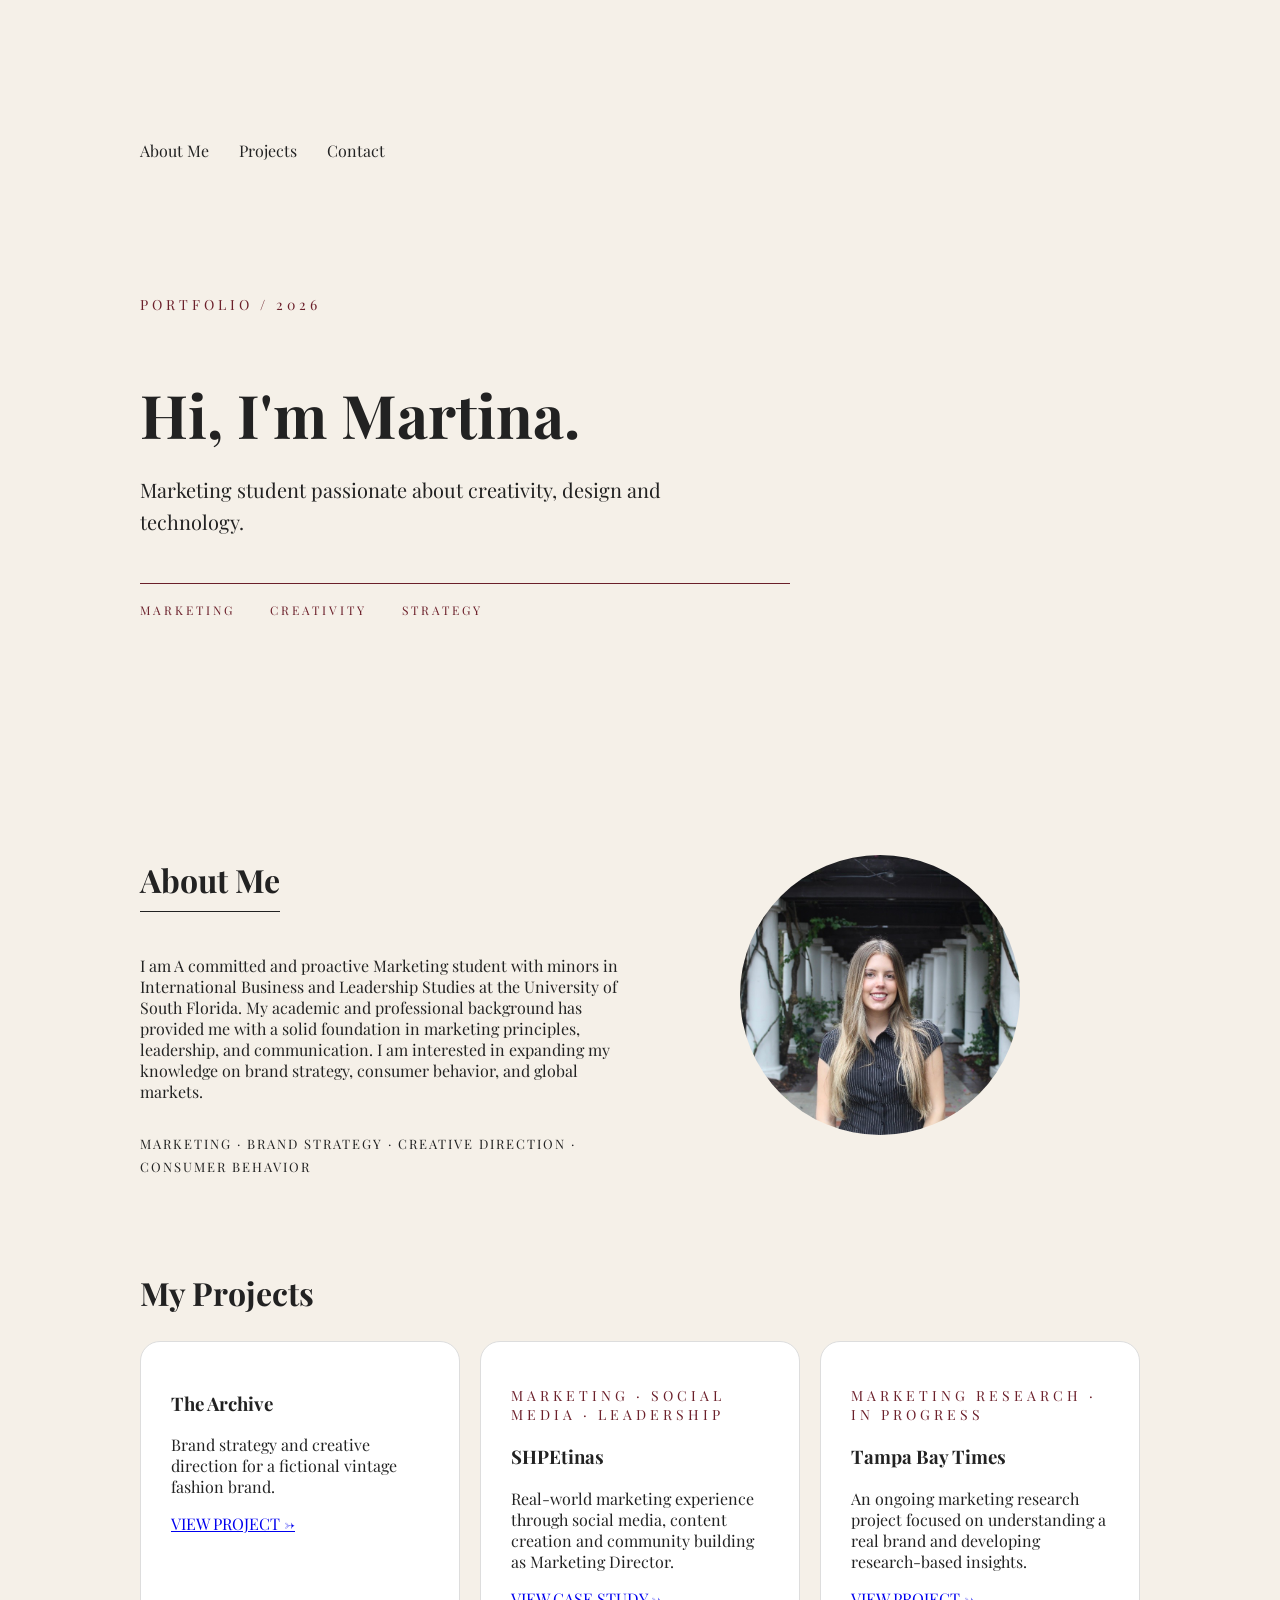
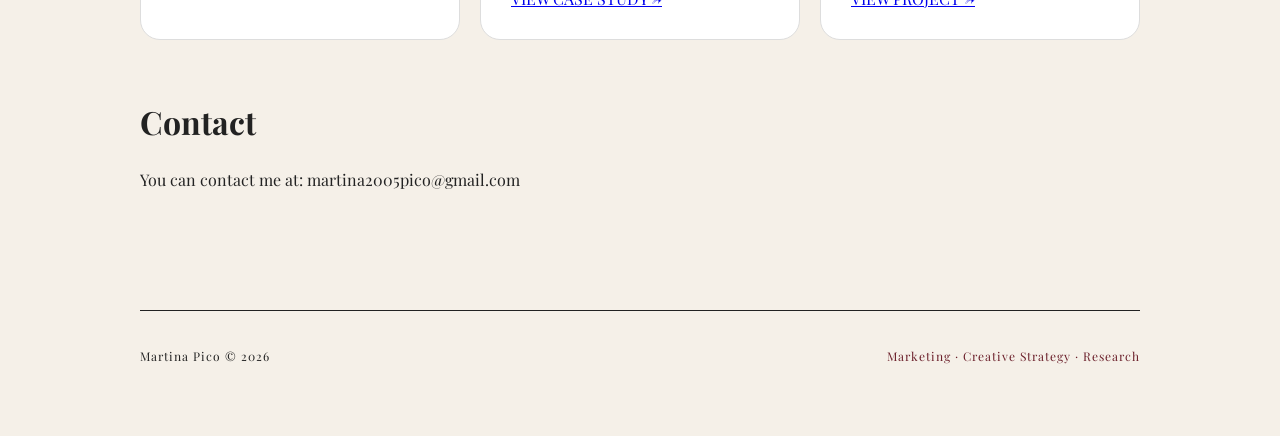
<file: index.html>
<!DOCTYPE html>
<html>
     <head>
        <meta charset="UTF-8">

        <title>Portfolio</title>
        <link rel="stylesheet" href="style.css">
        <link href="https://fonts.googleapis.com/css2?family=Playfair+Display&display=swap" rel="stylesheet">
</head>
    </head> 
    <body>
        <section class="hero">
            <nav>
    <a href="#about">About Me</a>
    <a href="#projects">Projects</a>
    <a href="#contact">Contact</a>
</nav>
    <section class="hero">

    <p class="small-text">PORTFOLIO / 2026</p>

    <h1>Hi, I'm <span class="accent-text">Martina.</span></h1>

    <p class="intro">
        Marketing student passionate about creativity, design and technology.
    </p>

    <div class="hero-line">
        <span>MARKETING</span>
        <span>CREATIVITY</span>
        <span>STRATEGY</span>
    </div>

</section>
</section>
         <section id="about" class="about">
    
    <div class="about-text">
        <h2>About Me</h2>

        <p>
            I am A committed and proactive Marketing student with minors in International Business and Leadership Studies at the University of South Florida. My academic and professional background has provided me with a solid foundation in marketing principles, leadership, and communication. I am interested in expanding my knowledge on brand strategy, consumer behavior, and global markets.
        </p>
        <p class="about-focus">
    MARKETING &middot; BRAND STRATEGY &middot; CREATIVE DIRECTION &middot; CONSUMER BEHAVIOR
</p>
    </div>

    <img src="martina.jpg" alt="Martina" class="profile-photo">

</section>
         <h2 id="projects">My Projects</h2>

<div class="projects">

    <div class="project-card">
    <h3>The Archive</h3>

    <p>
        Brand strategy and creative direction for a
        fictional vintage fashion brand.
    </p>

    <a href="archive.html">VIEW PROJECT &rarr;</a>
</div>

    <div class="project-card">

    <p class="small-text">MARKETING · SOCIAL MEDIA · LEADERSHIP</p>

    <h3>SHPEtinas</h3>

    <p>
        Real-world marketing experience through social media,
        content creation and community building as Marketing Director.
    </p>

    <a href="shpetinas.html">VIEW CASE STUDY →</a>

</div>

   <div class="project-card">
    <p class="small-text">MARKETING RESEARCH &middot; IN PROGRESS</p>

    <h3>Tampa Bay Times</h3>

    <p>
        An ongoing marketing research project focused on
        understanding a real brand and developing research-based insights.
    </p>

    <a href="tampabaytimes.html">VIEW PROJECT &rarr;</a>
</div>

</div>

<h2 id="contact">Contact</h2>

<p>
    You can contact me at: martina2005pico@gmail.com
</p>
<footer>
    <p>Martina Pico © 2026</p>
    <p>Marketing · Creative Strategy · Research</p>
</footer>
    </body>
</html>
</file>
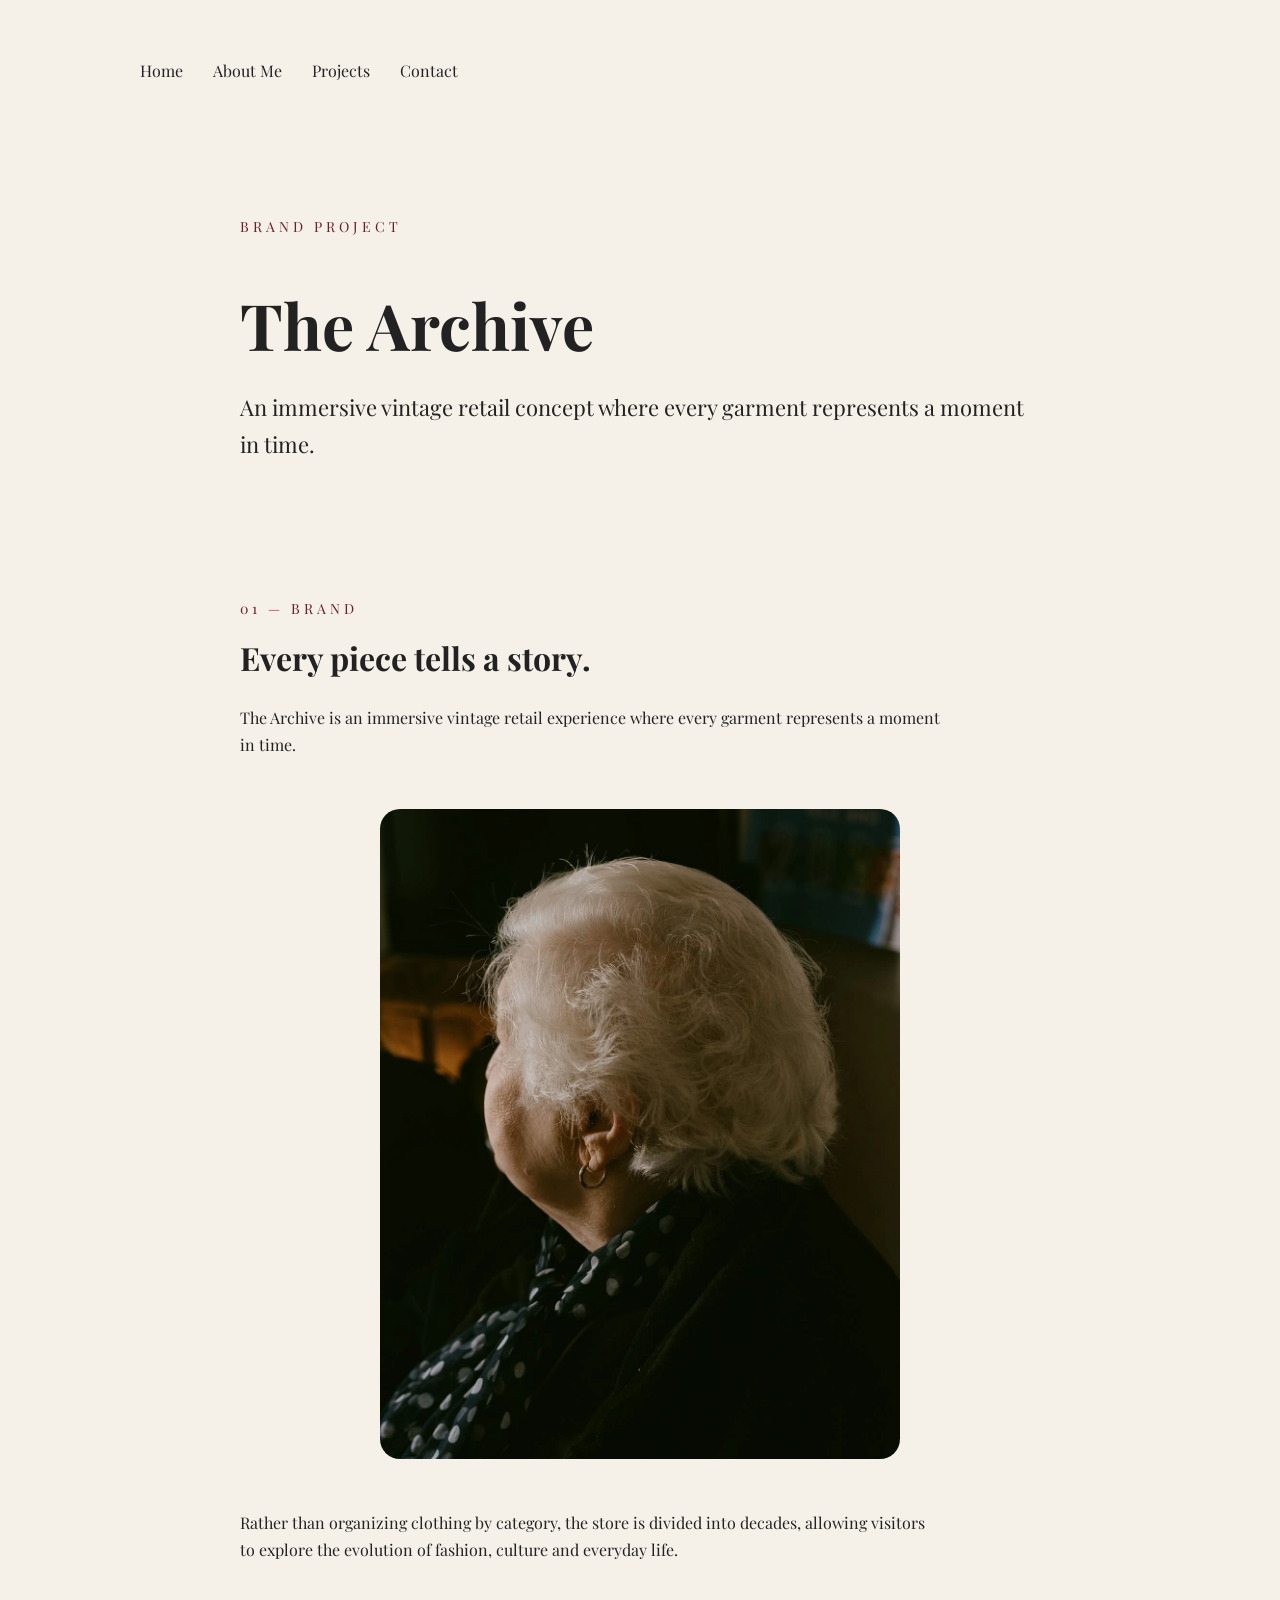
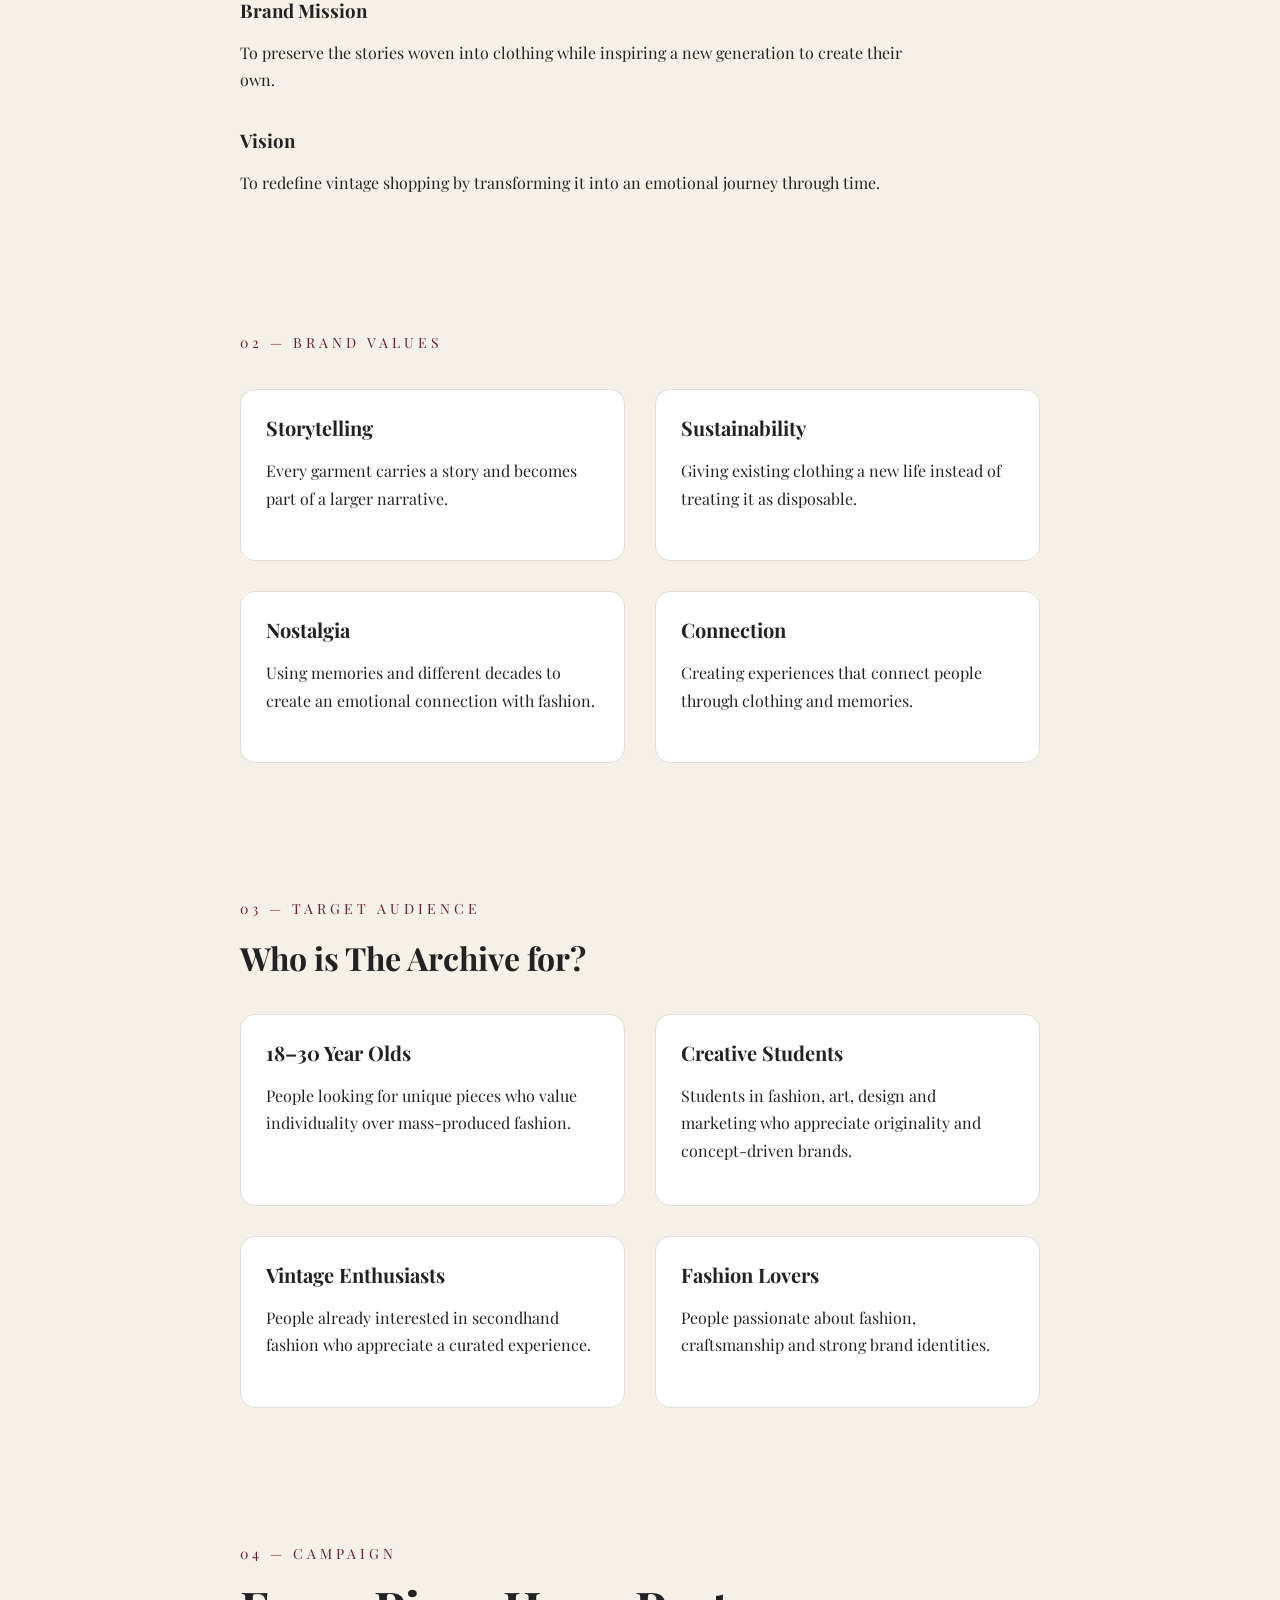
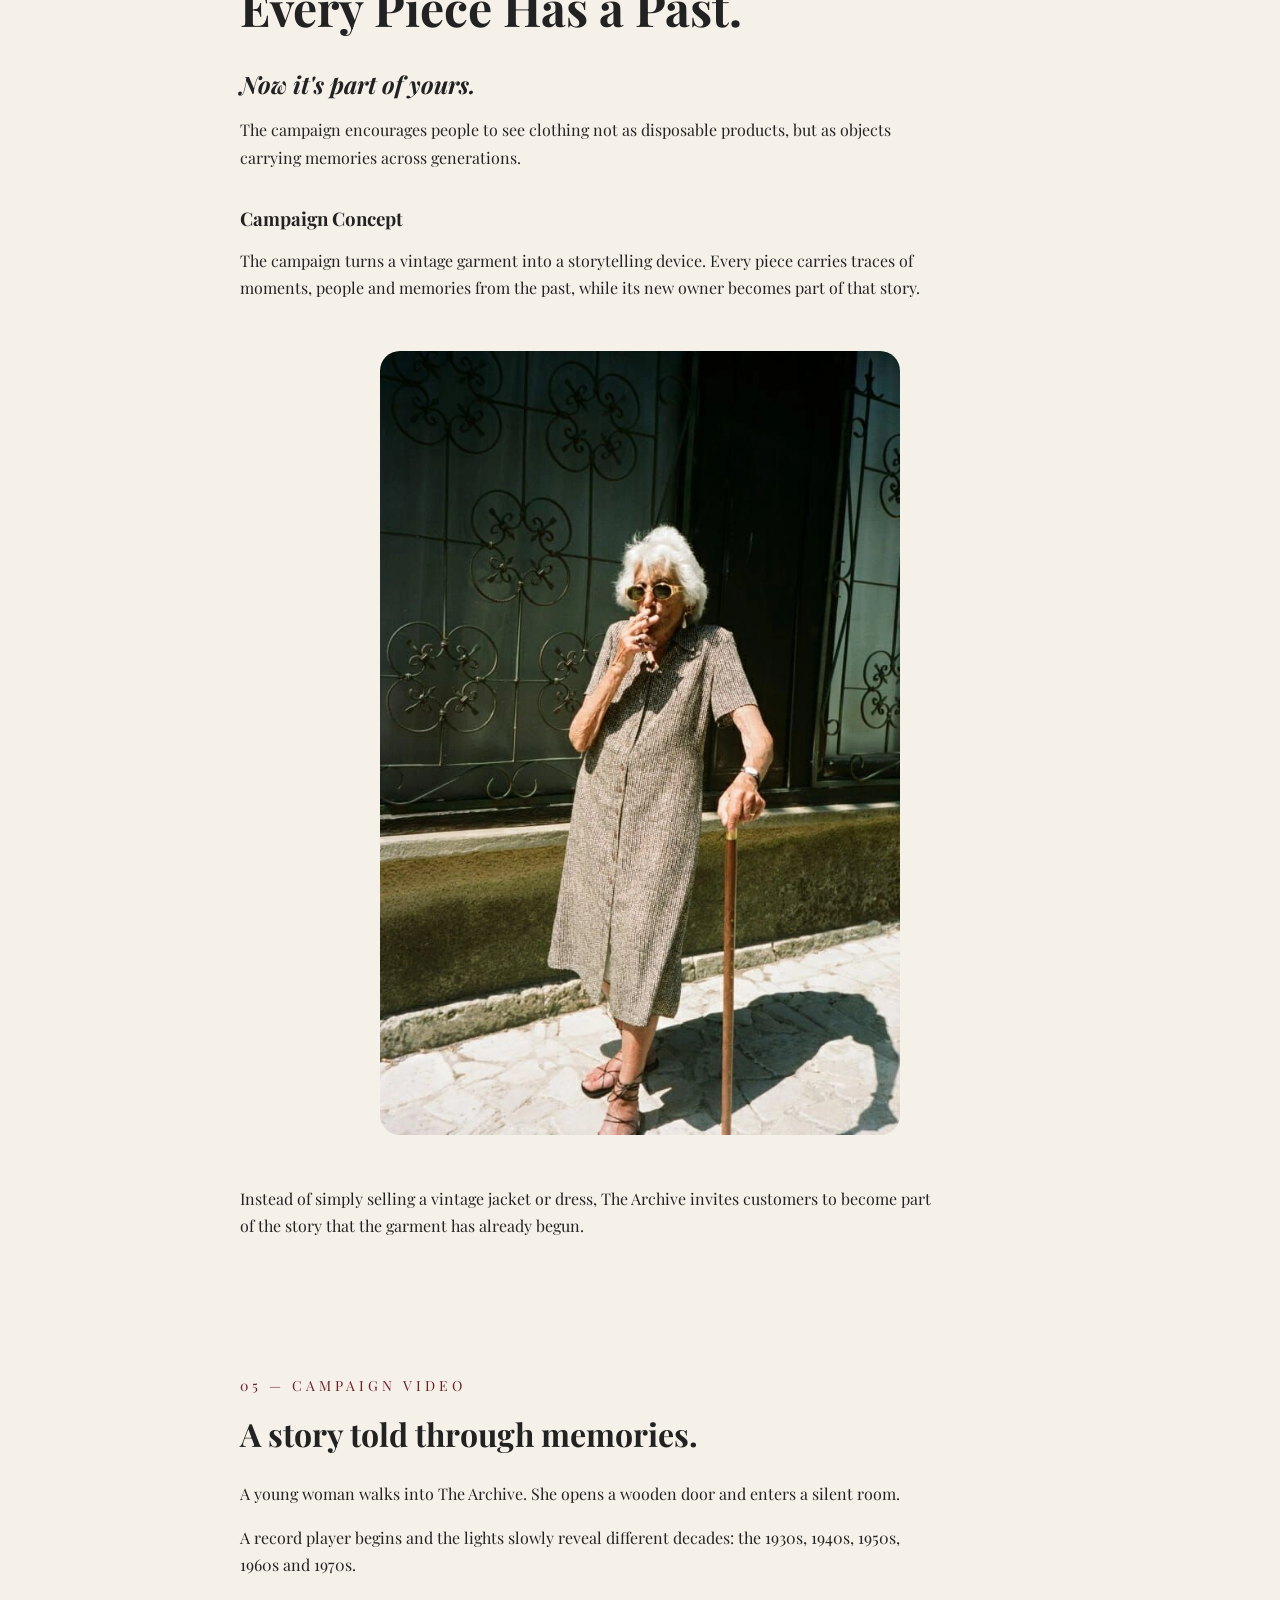
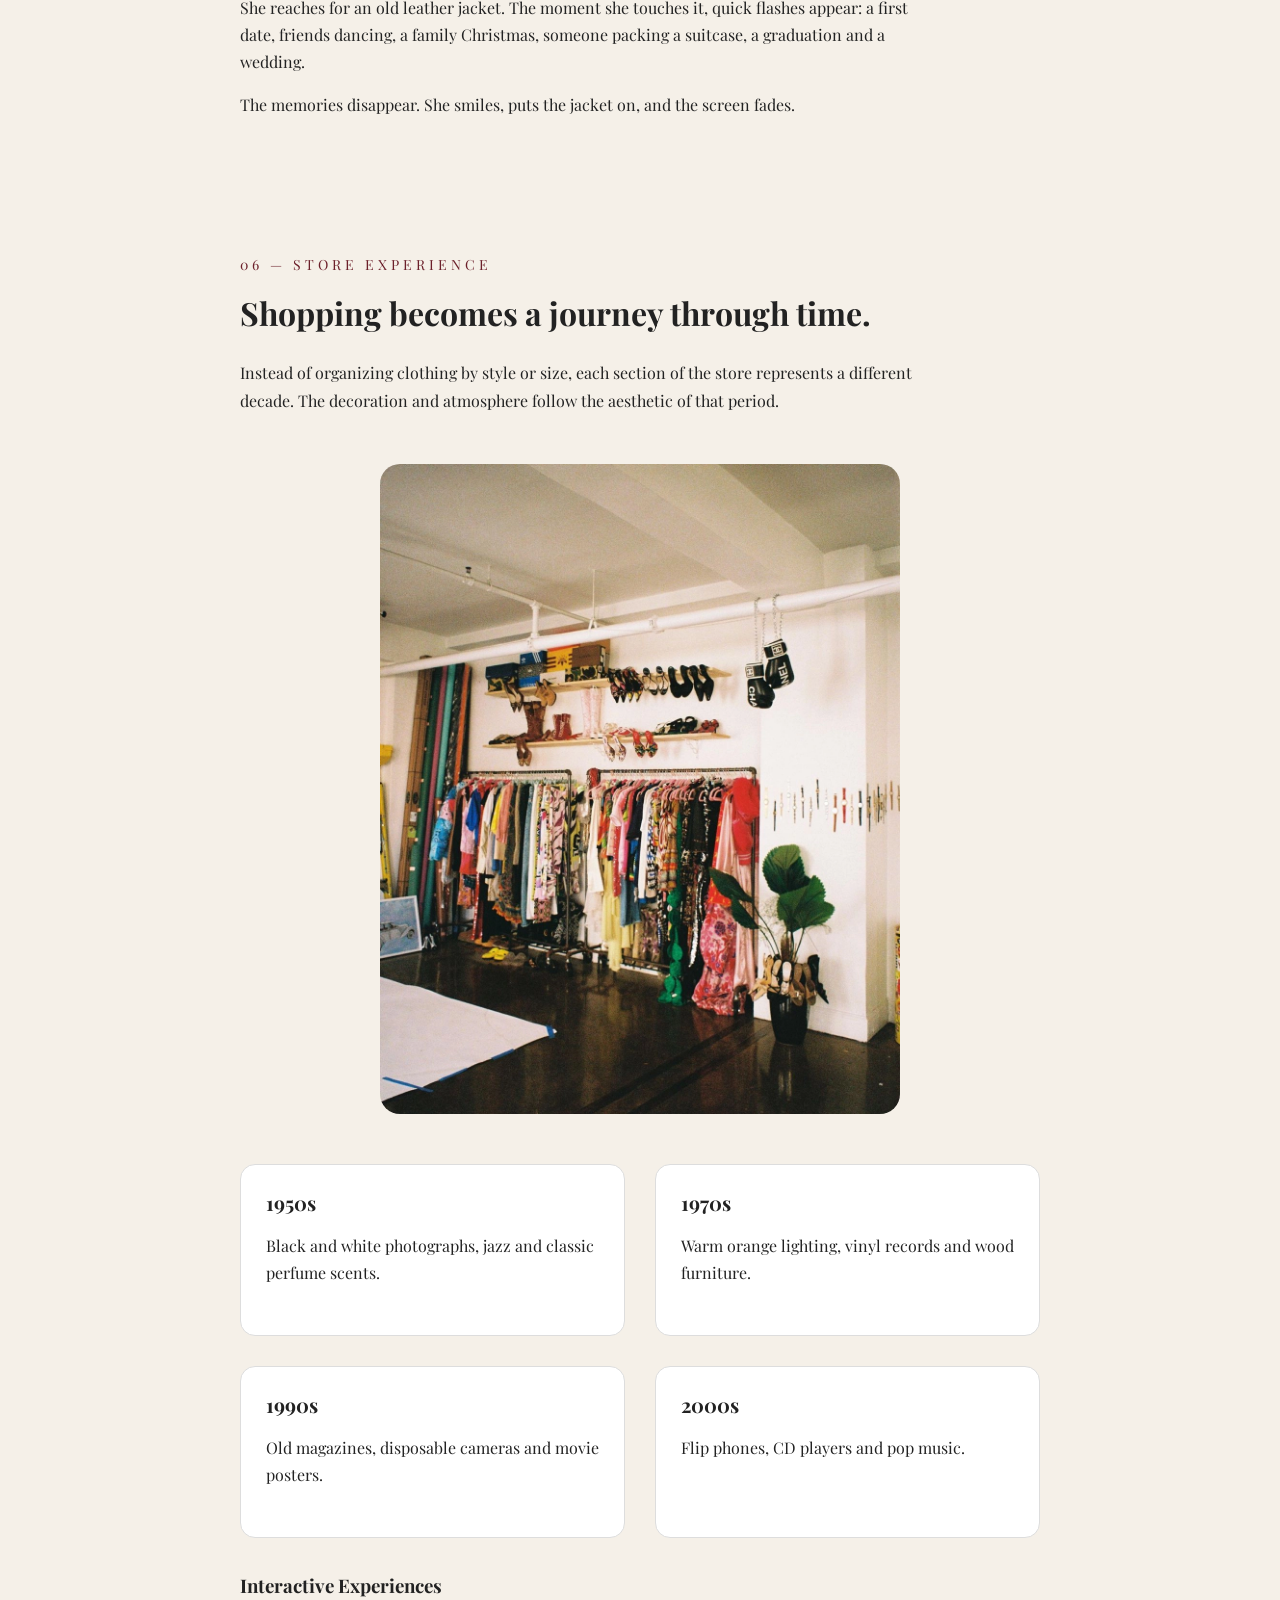
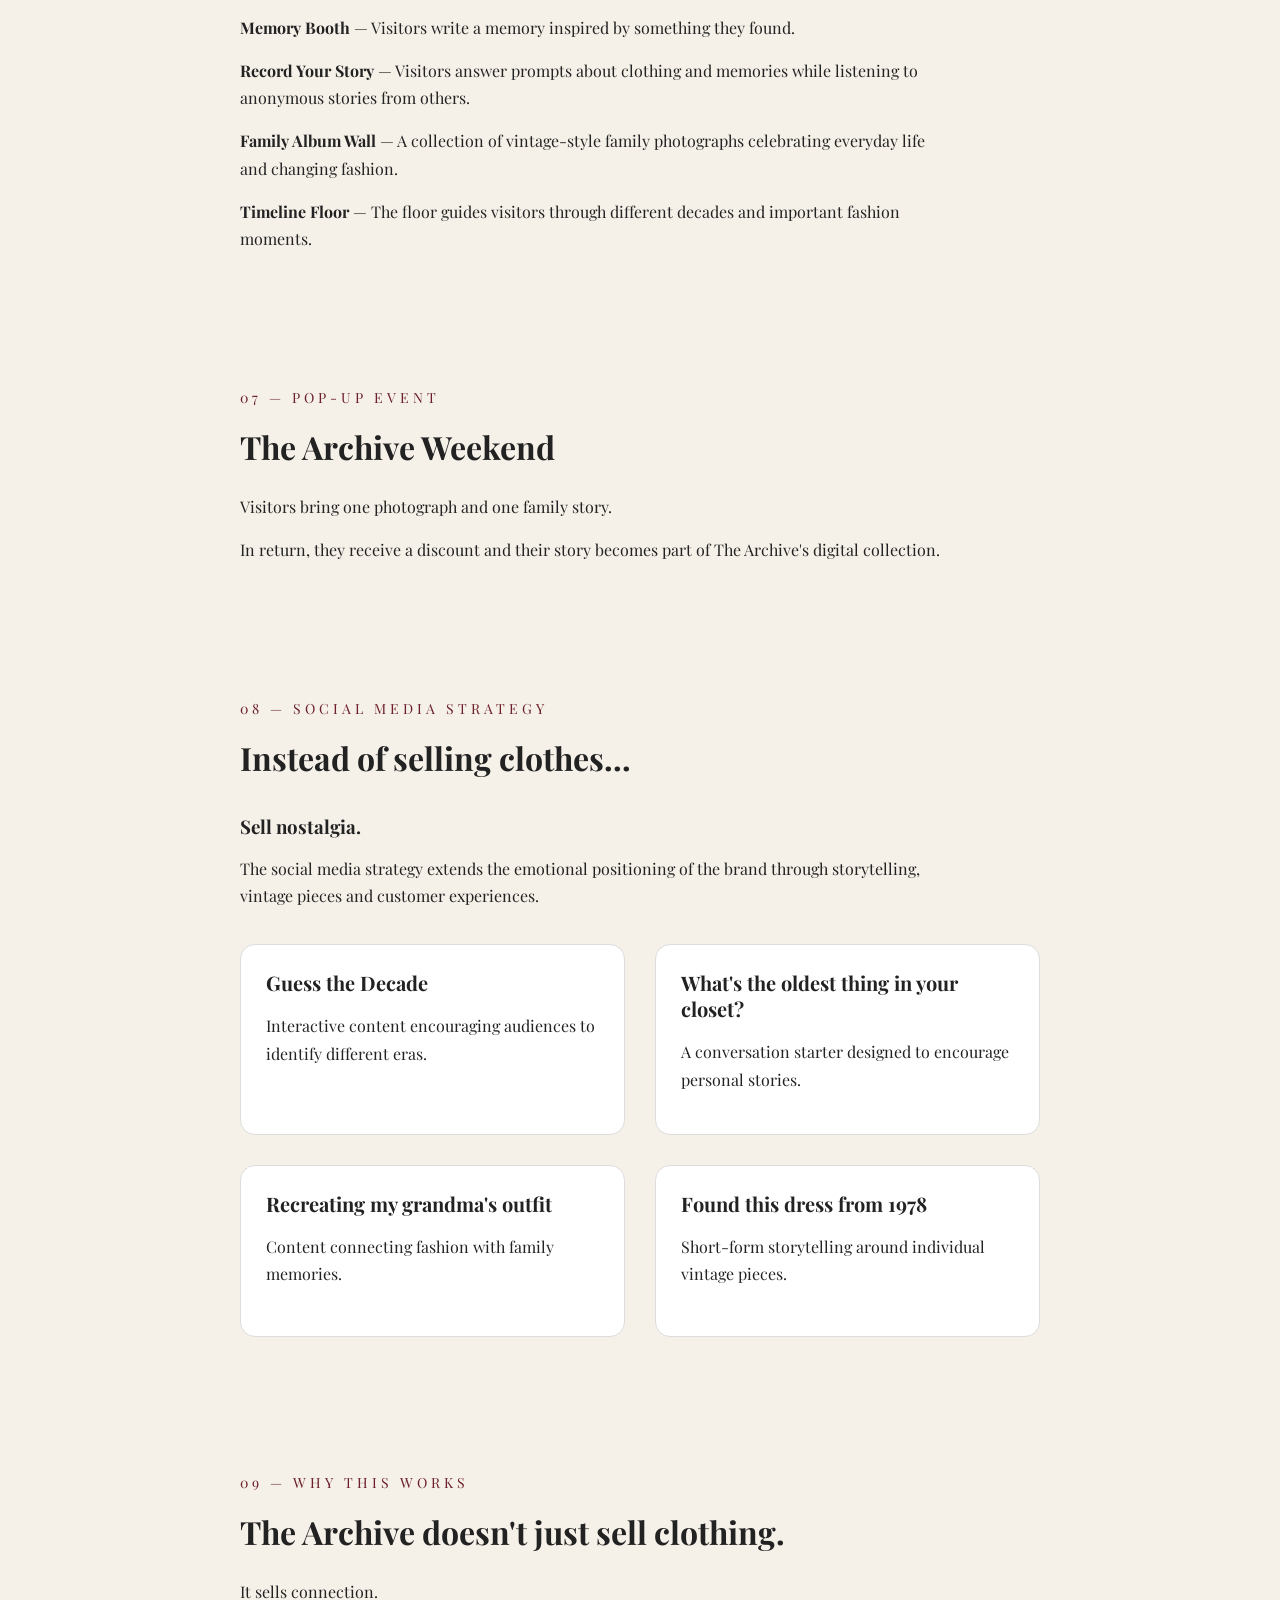
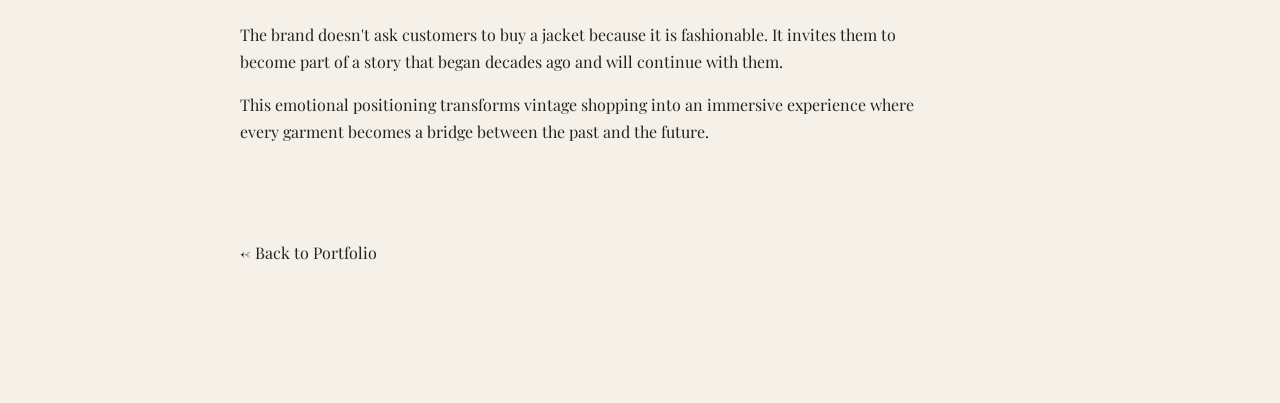
<file: archive.html>
<!DOCTYPE html>

<html>

<head>
    <meta charset="UTF-8">
    <title>The Archive — Martina</title>

    <link rel="stylesheet" href="style.css">

    <link href="https://fonts.googleapis.com/css2?family=Playfair+Display&display=swap" rel="stylesheet">

</head>

<body>

    <nav>
        <a href="index.html">Home</a>
        <a href="index.html#about">About Me</a>
        <a href="index.html#projects">Projects</a>
        <a href="index.html#contact">Contact</a>
    </nav>


    <main class="project-page">

        <!-- INTRO -->

        <p class="small-text">BRAND PROJECT</p>

        <h1>The Archive</h1>

        <p class="project-intro">
            An immersive vintage retail concept where every garment
            represents a moment in time.
        </p>


        <!-- BRAND -->

        <section class="case-section">

            <p class="small-text">01 — BRAND</p>

            <h2>Every piece tells a story.</h2>

            <p>
                The Archive is an immersive vintage retail experience
                where every garment represents a moment in time.
            </p>
            <img
    src="archive01.png"
    alt="The Archive brand concept"
    class="archive-image"
>

            <p>
                Rather than organizing clothing by category, the store
                is divided into decades, allowing visitors to explore
                the evolution of fashion, culture and everyday life.
            </p>

            <h3>Brand Mission</h3>

            <p>
                To preserve the stories woven into clothing while
                inspiring a new generation to create their own.
            </p>

            <h3>Vision</h3>

            <p>
                To redefine vintage shopping by transforming it into
                an emotional journey through time.
            </p>

        </section>


        <!-- BRAND VALUES -->

        <section class="case-section">

            <p class="small-text">02 — BRAND VALUES</p>

            <div class="project-details">

                <div>
                    <h3>Storytelling</h3>
                    <p>
                        Every garment carries a story and becomes
                        part of a larger narrative.
                    </p>
                </div>

                <div>
                    <h3>Sustainability</h3>
                    <p>
                        Giving existing clothing a new life instead
                        of treating it as disposable.
                    </p>
                </div>

                <div>
                    <h3>Nostalgia</h3>
                    <p>
                        Using memories and different decades to create
                        an emotional connection with fashion.
                    </p>
                </div>

                <div>
                    <h3>Connection</h3>
                    <p>
                        Creating experiences that connect people
                        through clothing and memories.
                    </p>
                </div>

            </div>

        </section>


        <!-- TARGET AUDIENCE -->

        <section class="case-section">

            <p class="small-text">03 — TARGET AUDIENCE</p>

            <h2>Who is The Archive for?</h2>

            <div class="project-details">

                <div>
                    <h3>18–30 Year Olds</h3>
                    <p>
                        People looking for unique pieces who value
                        individuality over mass-produced fashion.
                    </p>
                </div>

                <div>
                    <h3>Creative Students</h3>
                    <p>
                        Students in fashion, art, design and marketing
                        who appreciate originality and concept-driven brands.
                    </p>
                </div>

                <div>
                    <h3>Vintage Enthusiasts</h3>
                    <p>
                        People already interested in secondhand fashion
                        who appreciate a curated experience.
                    </p>
                </div>

                <div>
                    <h3>Fashion Lovers</h3>
                    <p>
                        People passionate about fashion, craftsmanship
                        and strong brand identities.
                    </p>
                </div>

            </div>

        </section>


        <!-- CAMPAIGN -->

        <section class="case-section">

            <p class="small-text">04 — CAMPAIGN</p>

            <h2 class="campaign-title">Every Piece Has a Past.</h2>

<h3 class="campaign-subtitle">Now it's part of yours.</h3>

<p>
    The campaign encourages people to see clothing not
    as disposable products, but as objects carrying
    memories across generations.
</p>

<h3>Campaign Concept</h3>

<p>
    The campaign turns a vintage garment into a storytelling
    device. Every piece carries traces of moments, people and
    memories from the past, while its new owner becomes part
    of that story.
</p>

<img
    src="archive03.png"
    alt="Every Piece Has a Past campaign"
    class="archive-image"
>

            <p>
                Instead of simply selling a vintage jacket or dress,
                The Archive invites customers to become part of the
                story that the garment has already begun.
            </p>

            

        </section>


        <!-- CAMPAIGN VIDEO -->

        <section class="case-section">

            <p class="small-text">05 — CAMPAIGN VIDEO</p>

            <h2>A story told through memories.</h2>

            <p>
                A young woman walks into The Archive. She opens a
                wooden door and enters a silent room.
            </p>

            <p>
                A record player begins and the lights slowly reveal
                different decades: the 1930s, 1940s, 1950s, 1960s
                and 1970s.
            </p>

            <p>
                She reaches for an old leather jacket.
                The moment she touches it, quick flashes appear:
                a first date, friends dancing, a family Christmas,
                someone packing a suitcase, a graduation and a wedding.
            </p>

            <p>
                The memories disappear. She smiles, puts the jacket on,
                and the screen fades.
            </p>

        </section>


        <!-- STORE EXPERIENCE -->

        <section class="case-section">

            <p class="small-text">06 — STORE EXPERIENCE</p>

            <h2>Shopping becomes a journey through time.</h2>

<p>
    Instead of organizing clothing by style or size,
    each section of the store represents a different decade.
    The decoration and atmosphere follow the aesthetic
    of that period.
</p>

<img
    src="archive02.png"
    alt="The Archive store experience"
    class="archive-image"
>

            <div class="project-details">

                <div>
                    <h3>1950s</h3>
                    <p>
                        Black and white photographs, jazz and
                        classic perfume scents.
                    </p>
                </div>

                <div>
                    <h3>1970s</h3>
                    <p>
                        Warm orange lighting, vinyl records and
                        wood furniture.
                    </p>
                </div>

                <div>
                    <h3>1990s</h3>
                    <p>
                        Old magazines, disposable cameras and
                        movie posters.
                    </p>
                </div>

                <div>
                    <h3>2000s</h3>
                    <p>
                        Flip phones, CD players and pop music.
                    </p>
                </div>

            </div>

            <h3>Interactive Experiences</h3>

            <p>
                <strong>Memory Booth</strong> — Visitors write a memory
                inspired by something they found.
            </p>

            <p>
                <strong>Record Your Story</strong> — Visitors answer
                prompts about clothing and memories while listening
                to anonymous stories from others.
            </p>

            <p>
                <strong>Family Album Wall</strong> — A collection of
                vintage-style family photographs celebrating everyday
                life and changing fashion.
            </p>

            <p>
                <strong>Timeline Floor</strong> — The floor guides
                visitors through different decades and important
                fashion moments.
            </p>

        </section>


        <!-- POP-UP -->

        <section class="case-section">

            <p class="small-text">07 — POP-UP EVENT</p>

            <h2>The Archive Weekend</h2>

            <p>
                Visitors bring one photograph and one family story.
            </p>

            <p>
                In return, they receive a discount and their story
                becomes part of The Archive's digital collection.
            </p>

        </section>


        <!-- SOCIAL MEDIA -->

        <section class="case-section">

            <p class="small-text">08 — SOCIAL MEDIA STRATEGY</p>

            <h2>Instead of selling clothes...</h2>

            <h3>Sell nostalgia.</h3>

            <p>
                The social media strategy extends the emotional
                positioning of the brand through storytelling,
                vintage pieces and customer experiences.
            </p>

            <div class="project-details">

                <div>
                    <h3>Guess the Decade</h3>
                    <p>
                        Interactive content encouraging audiences
                        to identify different eras.
                    </p>
                </div>

                <div>
                    <h3>What's the oldest thing in your closet?</h3>
                    <p>
                        A conversation starter designed to encourage
                        personal stories.
                    </p>
                </div>

                <div>
                    <h3>Recreating my grandma's outfit</h3>
                    <p>
                        Content connecting fashion with family
                        memories.
                    </p>
                </div>

                <div>
                    <h3>Found this dress from 1978</h3>
                    <p>
                        Short-form storytelling around individual
                        vintage pieces.
                    </p>
                </div>

            </div>

        </section>


        <!-- WHY THIS WORKS -->

        <section class="case-section">

            <p class="small-text">09 — WHY THIS WORKS</p>

            <h2>The Archive doesn't just sell clothing.</h2>

            <p>
                It sells connection.
            </p>

            <p>
                The brand doesn't ask customers to buy a jacket
                because it is fashionable. It invites them to become
                part of a story that began decades ago and will
                continue with them.
            </p>

            <p>
                This emotional positioning transforms vintage shopping
                into an immersive experience where every garment becomes
                a bridge between the past and the future.
            </p>

        </section>


        <a href="index.html" class="back-link">
            ← Back to Portfolio
        </a>

    </main>

</body>

</html>
</file>
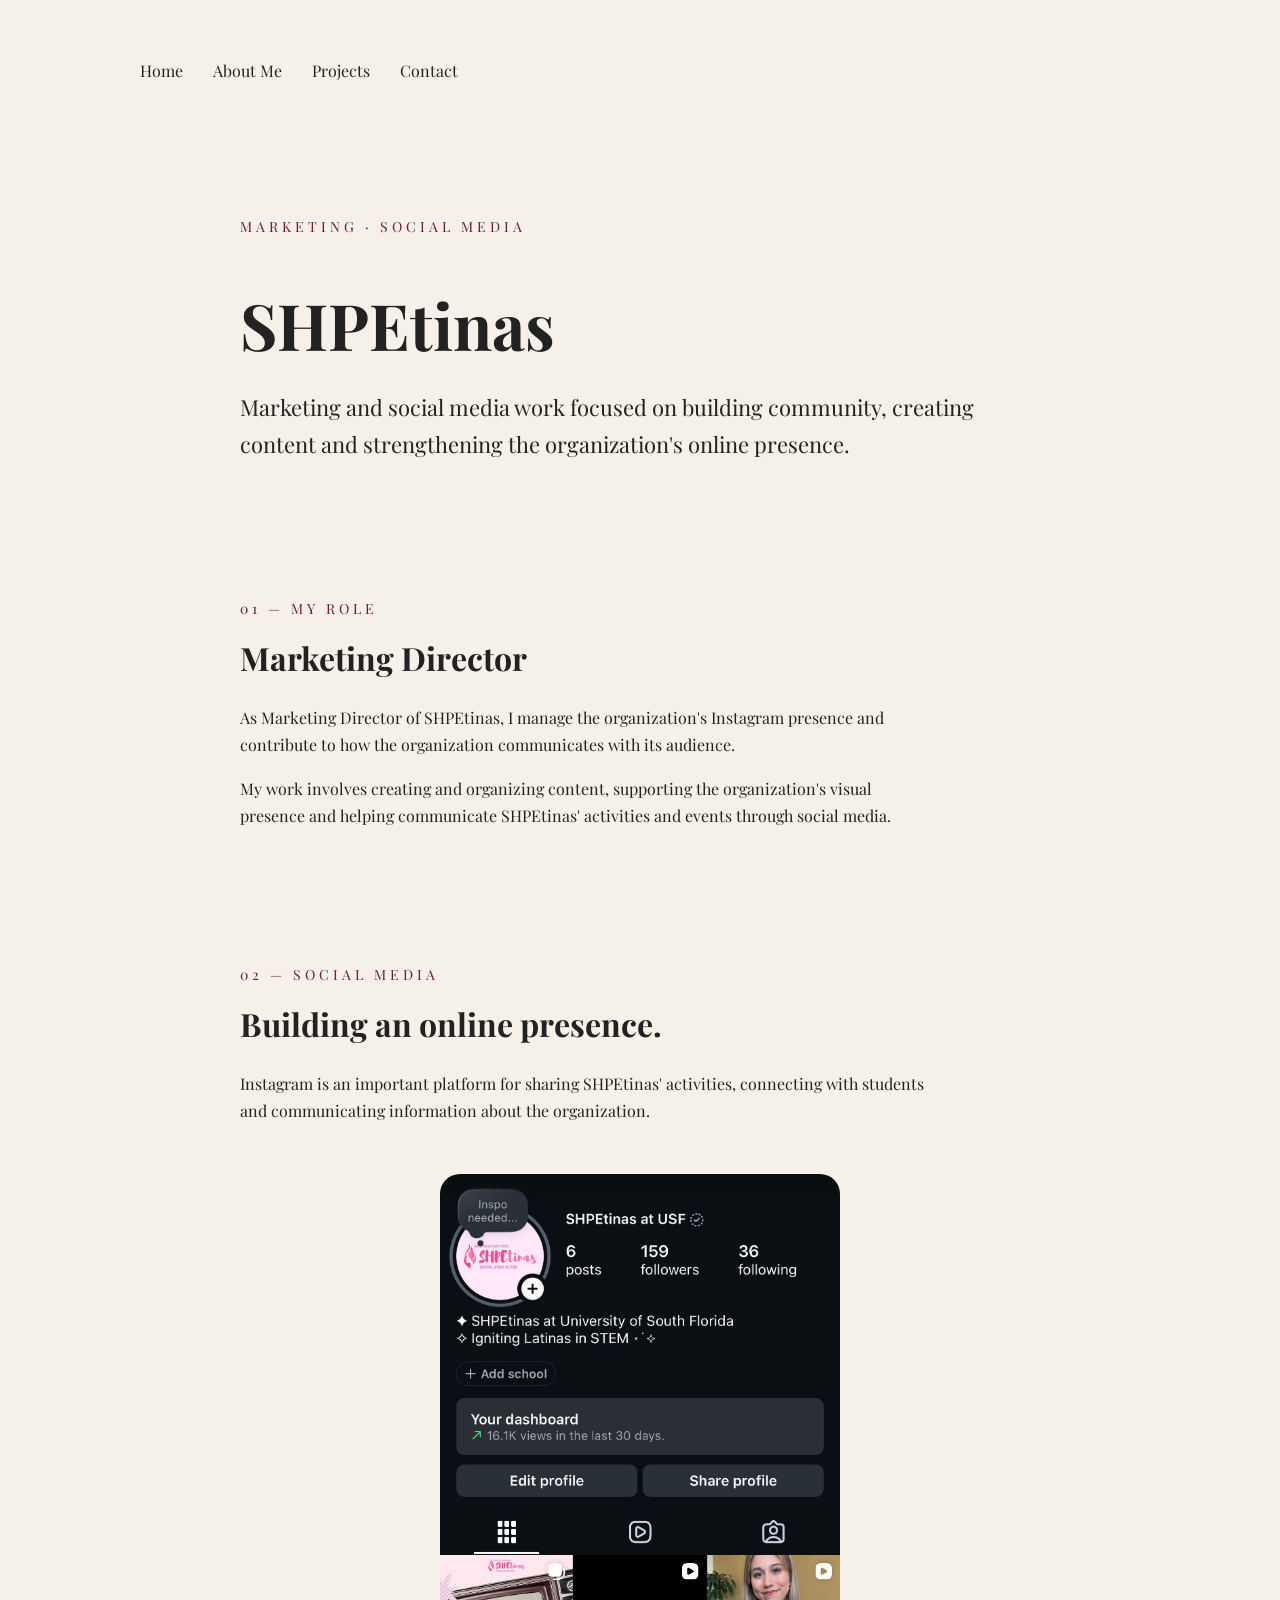
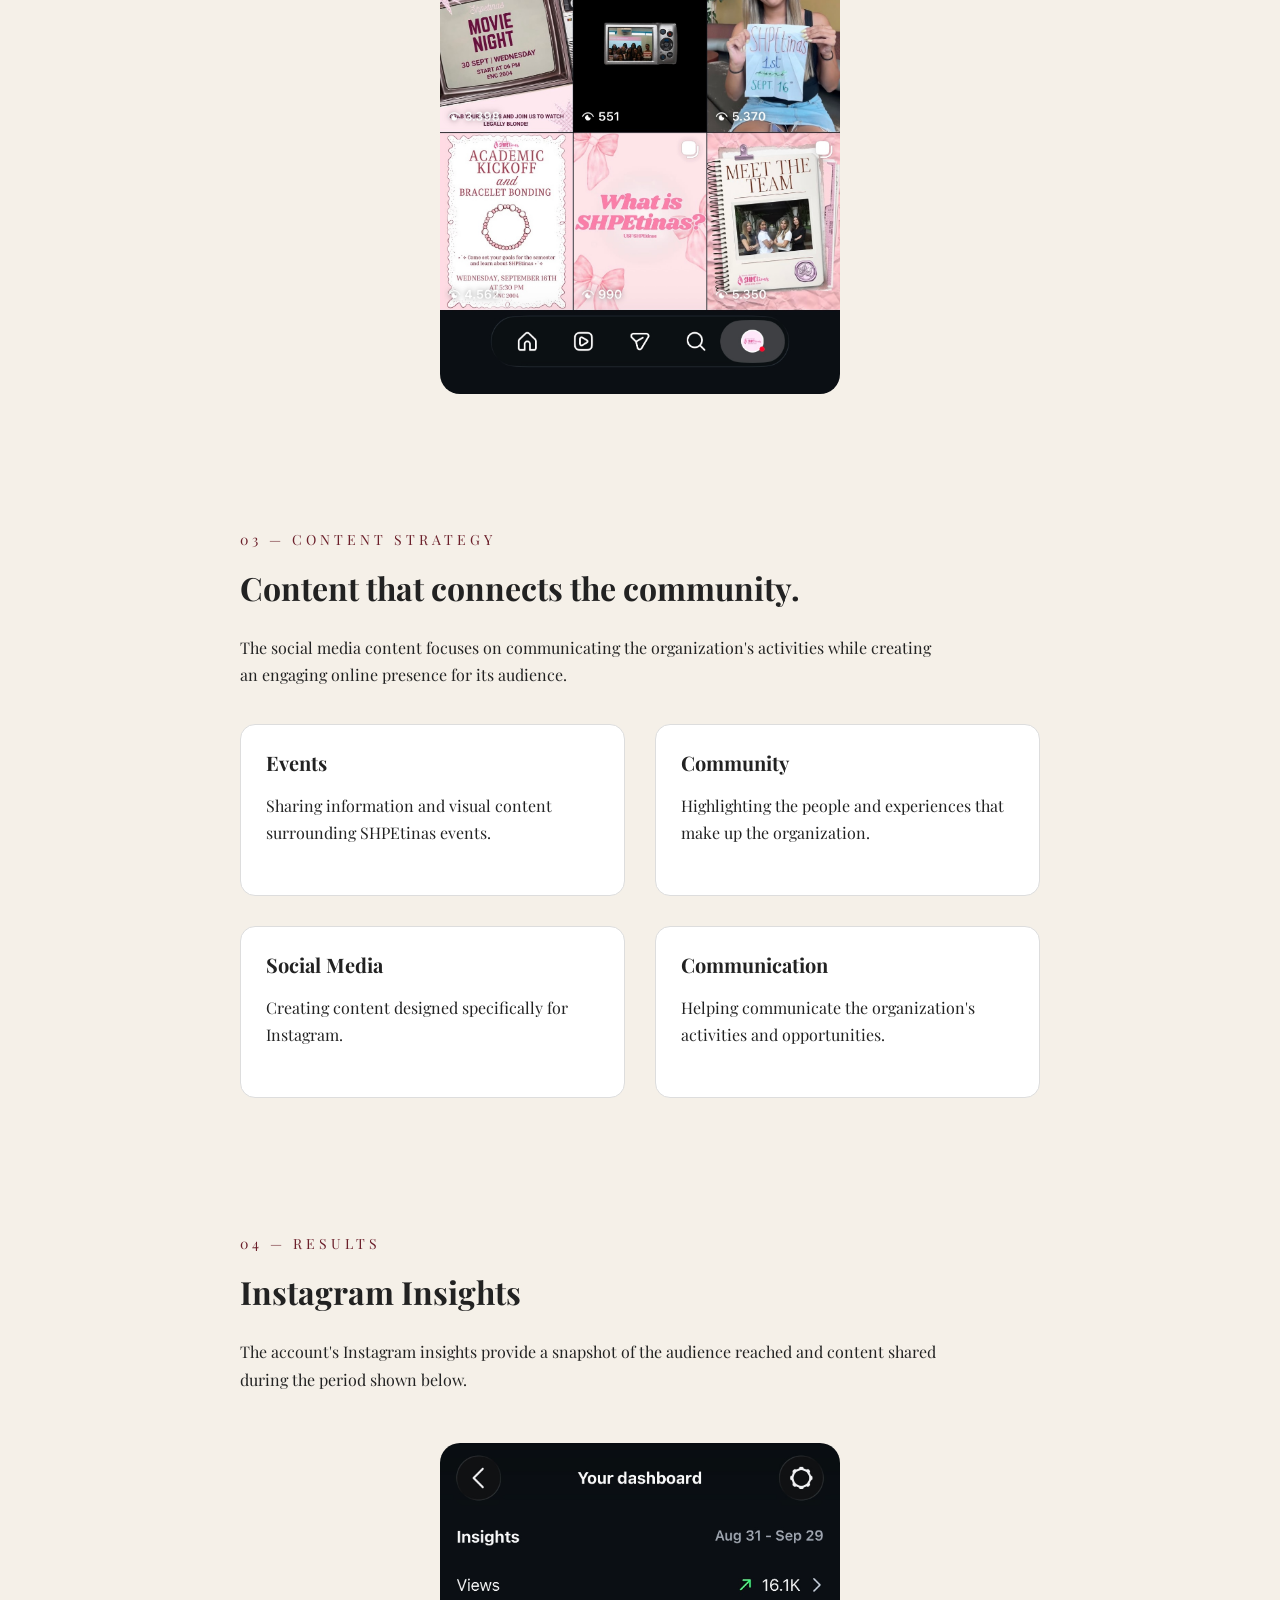
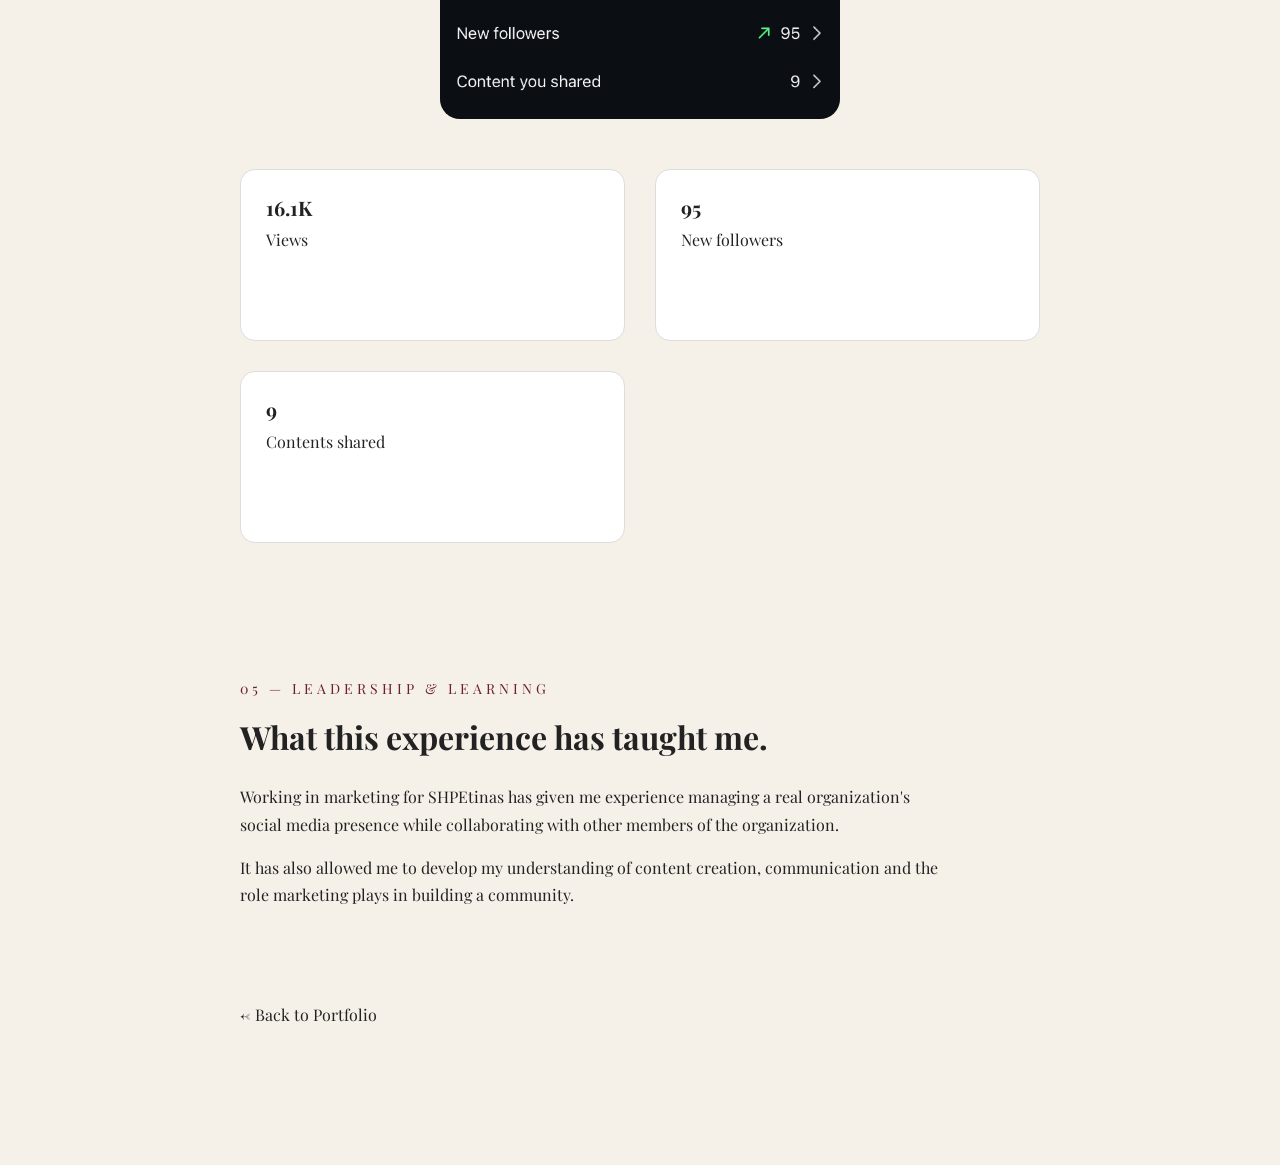
<file: shpetinas.html>
<!DOCTYPE html>

<html>

<head>
    <meta charset="UTF-8">

    <title>SHPEtinas — Martina</title>

    <link rel="stylesheet" href="style.css">

    <link href="https://fonts.googleapis.com/css2?family=Playfair+Display&display=swap" rel="stylesheet">

</head>

<body>

    <nav>
        <a href="index.html">Home</a>
        <a href="index.html#about">About Me</a>
        <a href="index.html#projects">Projects</a>
        <a href="index.html#contact">Contact</a>
    </nav>


    <main class="project-page">

        <!-- INTRO -->

        <p class="small-text">MARKETING · SOCIAL MEDIA</p>

        <h1>SHPEtinas</h1>

        <p class="project-intro">
            Marketing and social media work focused on building
            community, creating content and strengthening the
            organization's online presence.
        </p>


        <!-- MY ROLE -->

        <section class="case-section">

            <p class="small-text">01 — MY ROLE</p>

            <h2>Marketing Director</h2>

            <p>
                As Marketing Director of SHPEtinas, I manage the
                organization's Instagram presence and contribute
                to how the organization communicates with its audience.
            </p>

            <p>
                My work involves creating and organizing content,
                supporting the organization's visual presence and
                helping communicate SHPEtinas' activities and events
                through social media.
            </p>

        </section>


        <!-- SOCIAL MEDIA -->

        <section class="case-section">

            <p class="small-text">02 — SOCIAL MEDIA</p>

            <h2>Building an online presence.</h2>

            <p>
                Instagram is an important platform for sharing
                SHPEtinas' activities, connecting with students and
                communicating information about the organization.
            </p>

            <img
    src="shpetinas02.jpg"
    alt="SHPEtinas Instagram insights"
    class="shpetinas-image"
>

        </section>


        <!-- CONTENT STRATEGY -->

        <section class="case-section">

            <p class="small-text">03 — CONTENT STRATEGY</p>

            <h2>Content that connects the community.</h2>

            <p>
                The social media content focuses on communicating
                the organization's activities while creating an
                engaging online presence for its audience.
            </p>

            <div class="project-details">

                <div>
                    <h3>Events</h3>
                    <p>
                        Sharing information and visual content
                        surrounding SHPEtinas events.
                    </p>
                </div>

                <div>
                    <h3>Community</h3>
                    <p>
                        Highlighting the people and experiences
                        that make up the organization.
                    </p>
                </div>

                <div>
                    <h3>Social Media</h3>
                    <p>
                        Creating content designed specifically
                        for Instagram.
                    </p>
                </div>

                <div>
                    <h3>Communication</h3>
                    <p>
                        Helping communicate the organization's
                        activities and opportunities.
                    </p>
                </div>

            </div>

        </section>


        <!-- RESULTS -->

        <section class="case-section">

            <p class="small-text">04 — RESULTS</p>

            <h2>Instagram Insights</h2>

            <p>
                The account's Instagram insights provide a snapshot
                of the audience reached and content shared during
                the period shown below.
            </p>

            <img
    src="shpetinas01.jpg"
    alt="SHPEtinas social media"
    class="shpetinas-image"
>

            <div class="project-details shpetinas-stats">

                <div>
                    <h3>16.1K</h3>
                    <p>Views</p>
                </div>

                <div>
                    <h3>95</h3>
                    <p>New followers</p>
                </div>

                <div>
                    <h3>9</h3>
                    <p>Contents shared</p>
                </div>

            </div>

        </section>


        <!-- LEADERSHIP -->

        <section class="case-section">

            <p class="small-text">05 — LEADERSHIP & LEARNING</p>

            <h2>What this experience has taught me.</h2>

            <p>
                Working in marketing for SHPEtinas has given me
                experience managing a real organization's social
                media presence while collaborating with other
                members of the organization.
            </p>

            <p>
                It has also allowed me to develop my understanding
                of content creation, communication and the role
                marketing plays in building a community.
            </p>

        </section>


        <a href="index.html" class="back-link">
            ← Back to Portfolio
        </a>

    </main>

</body>

</html>
</file>
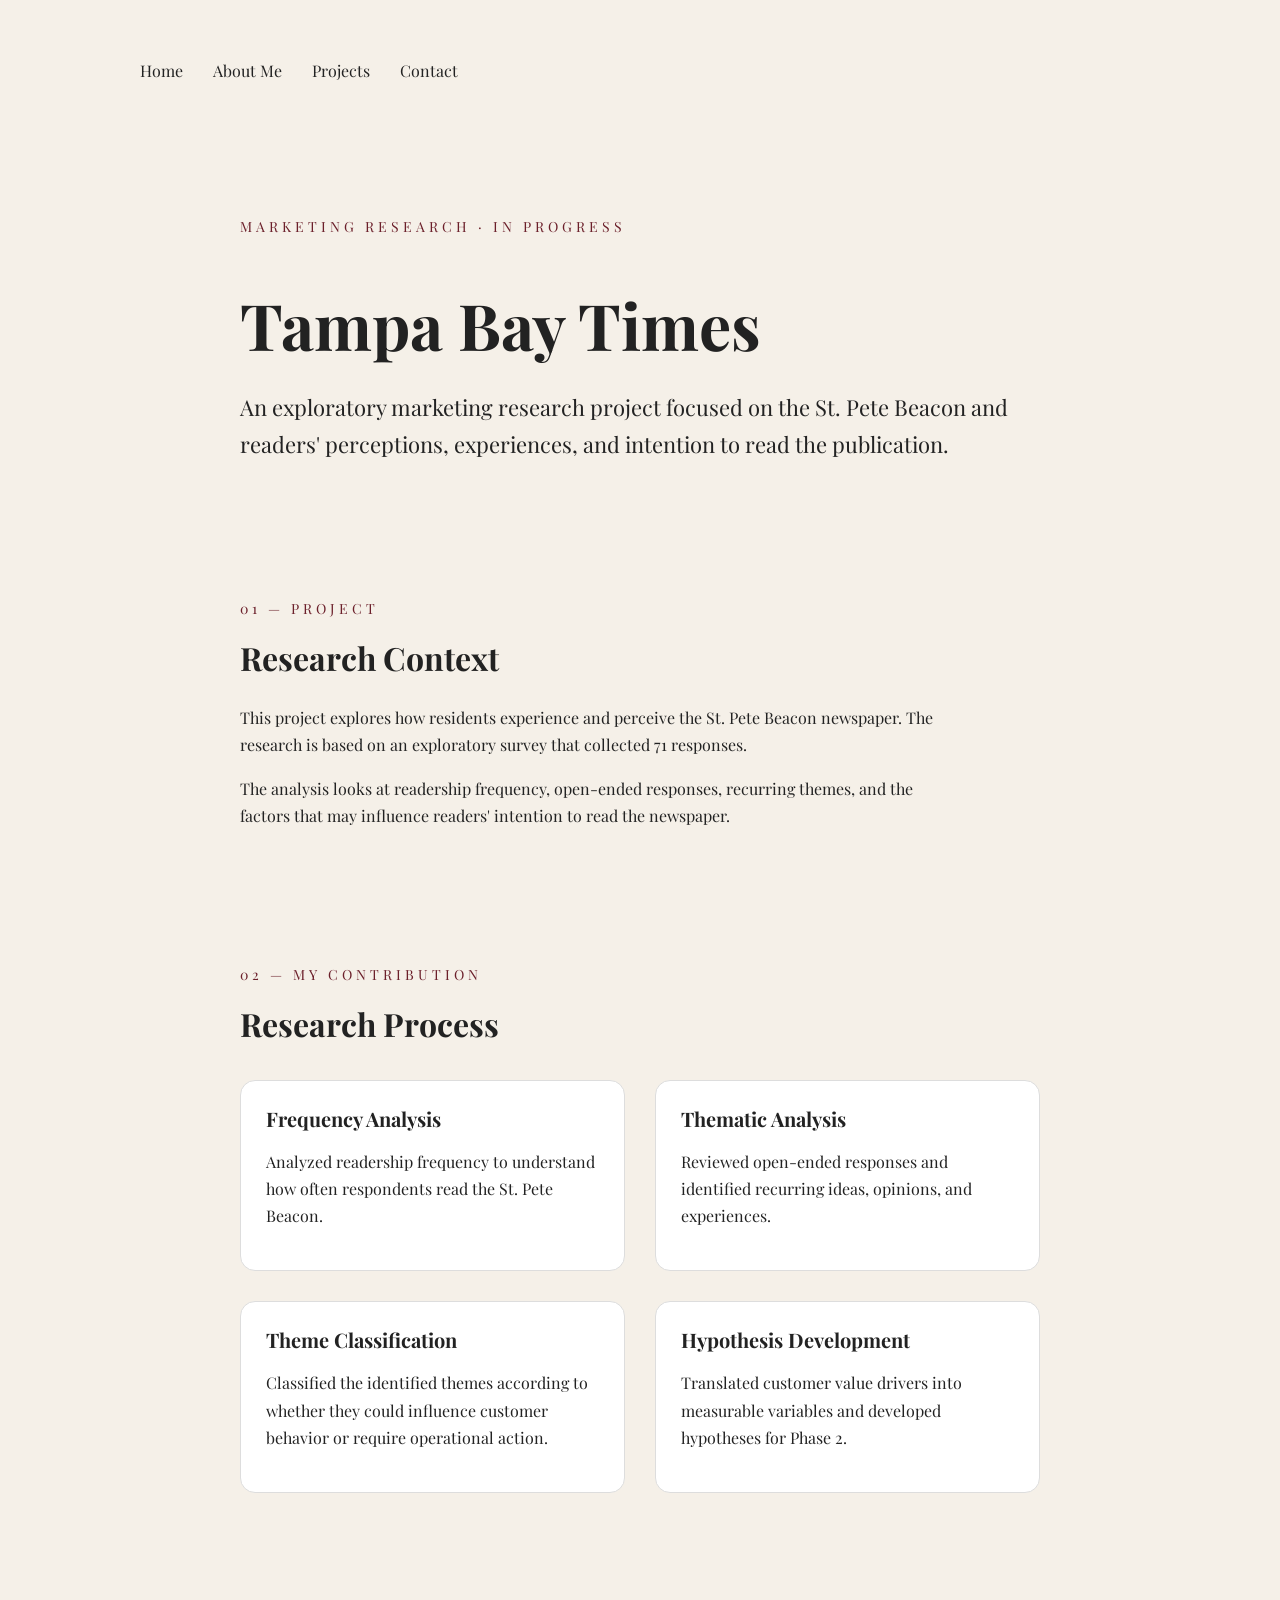
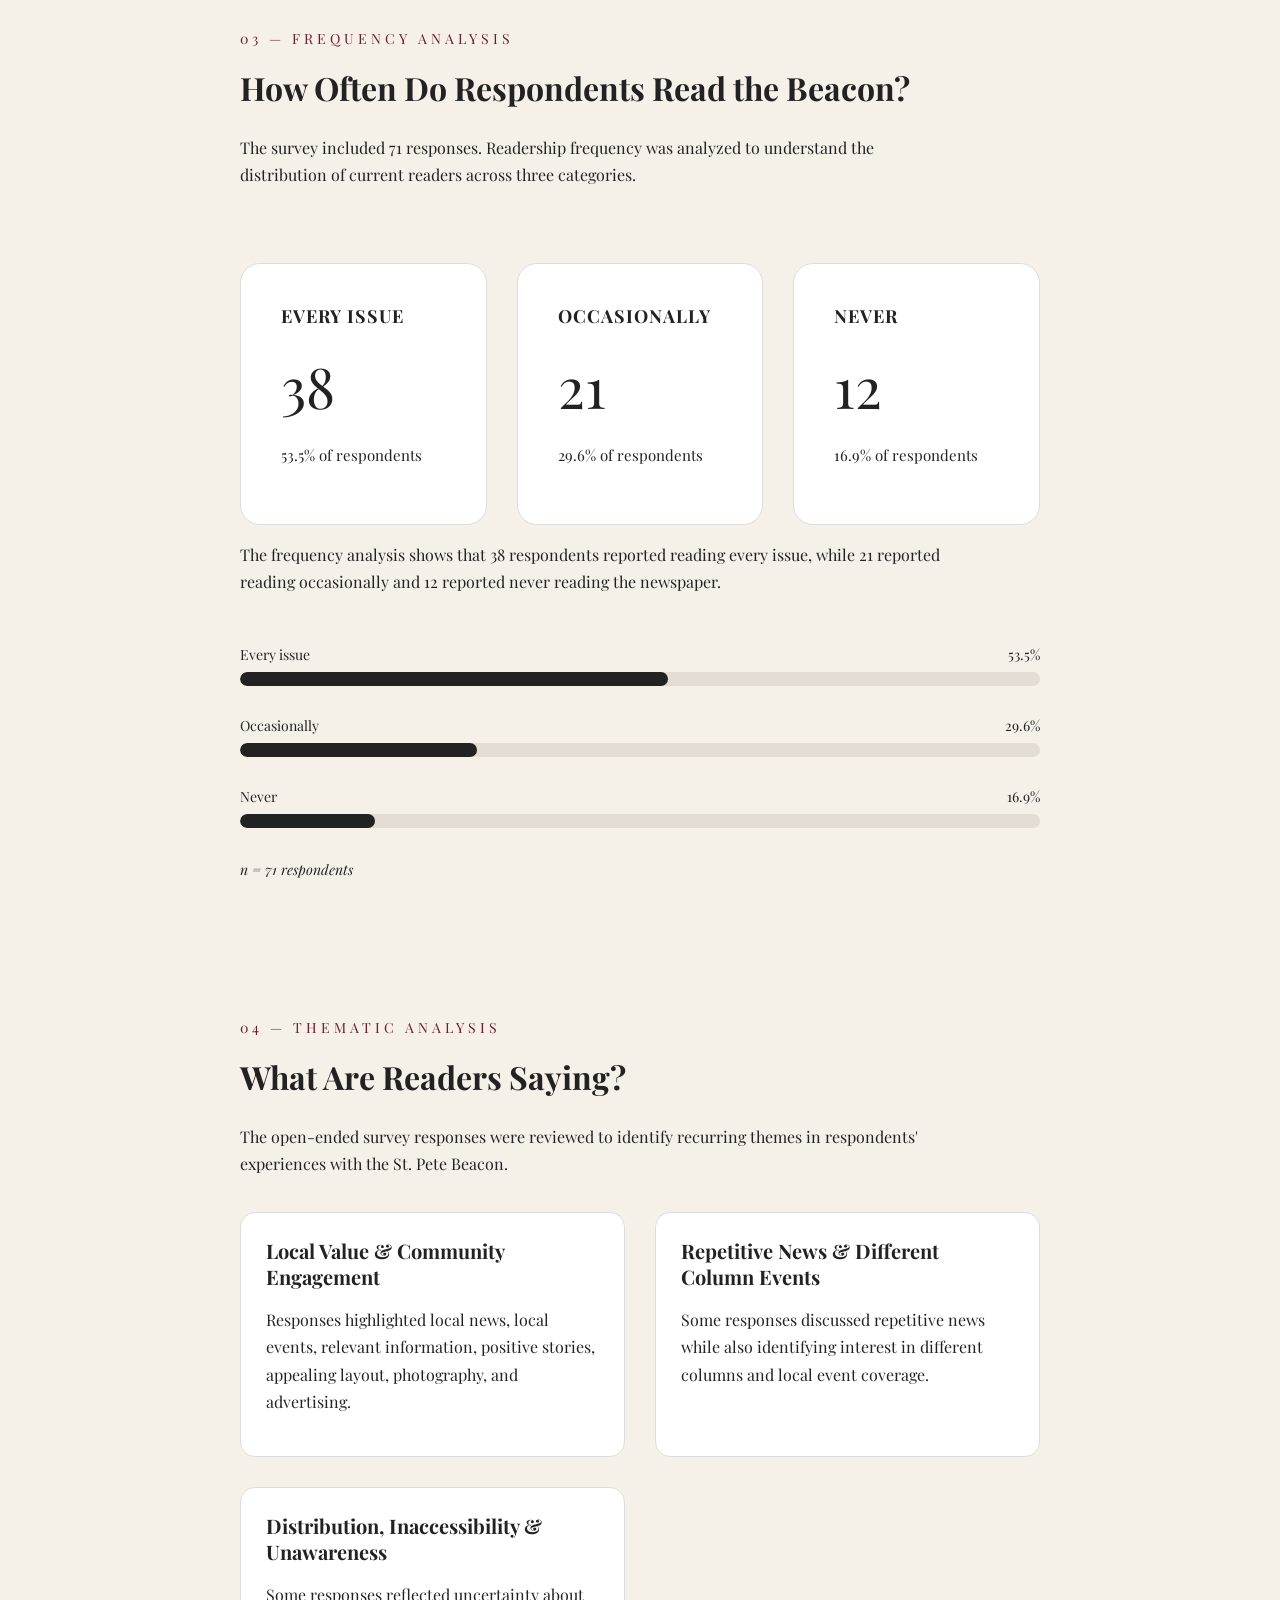
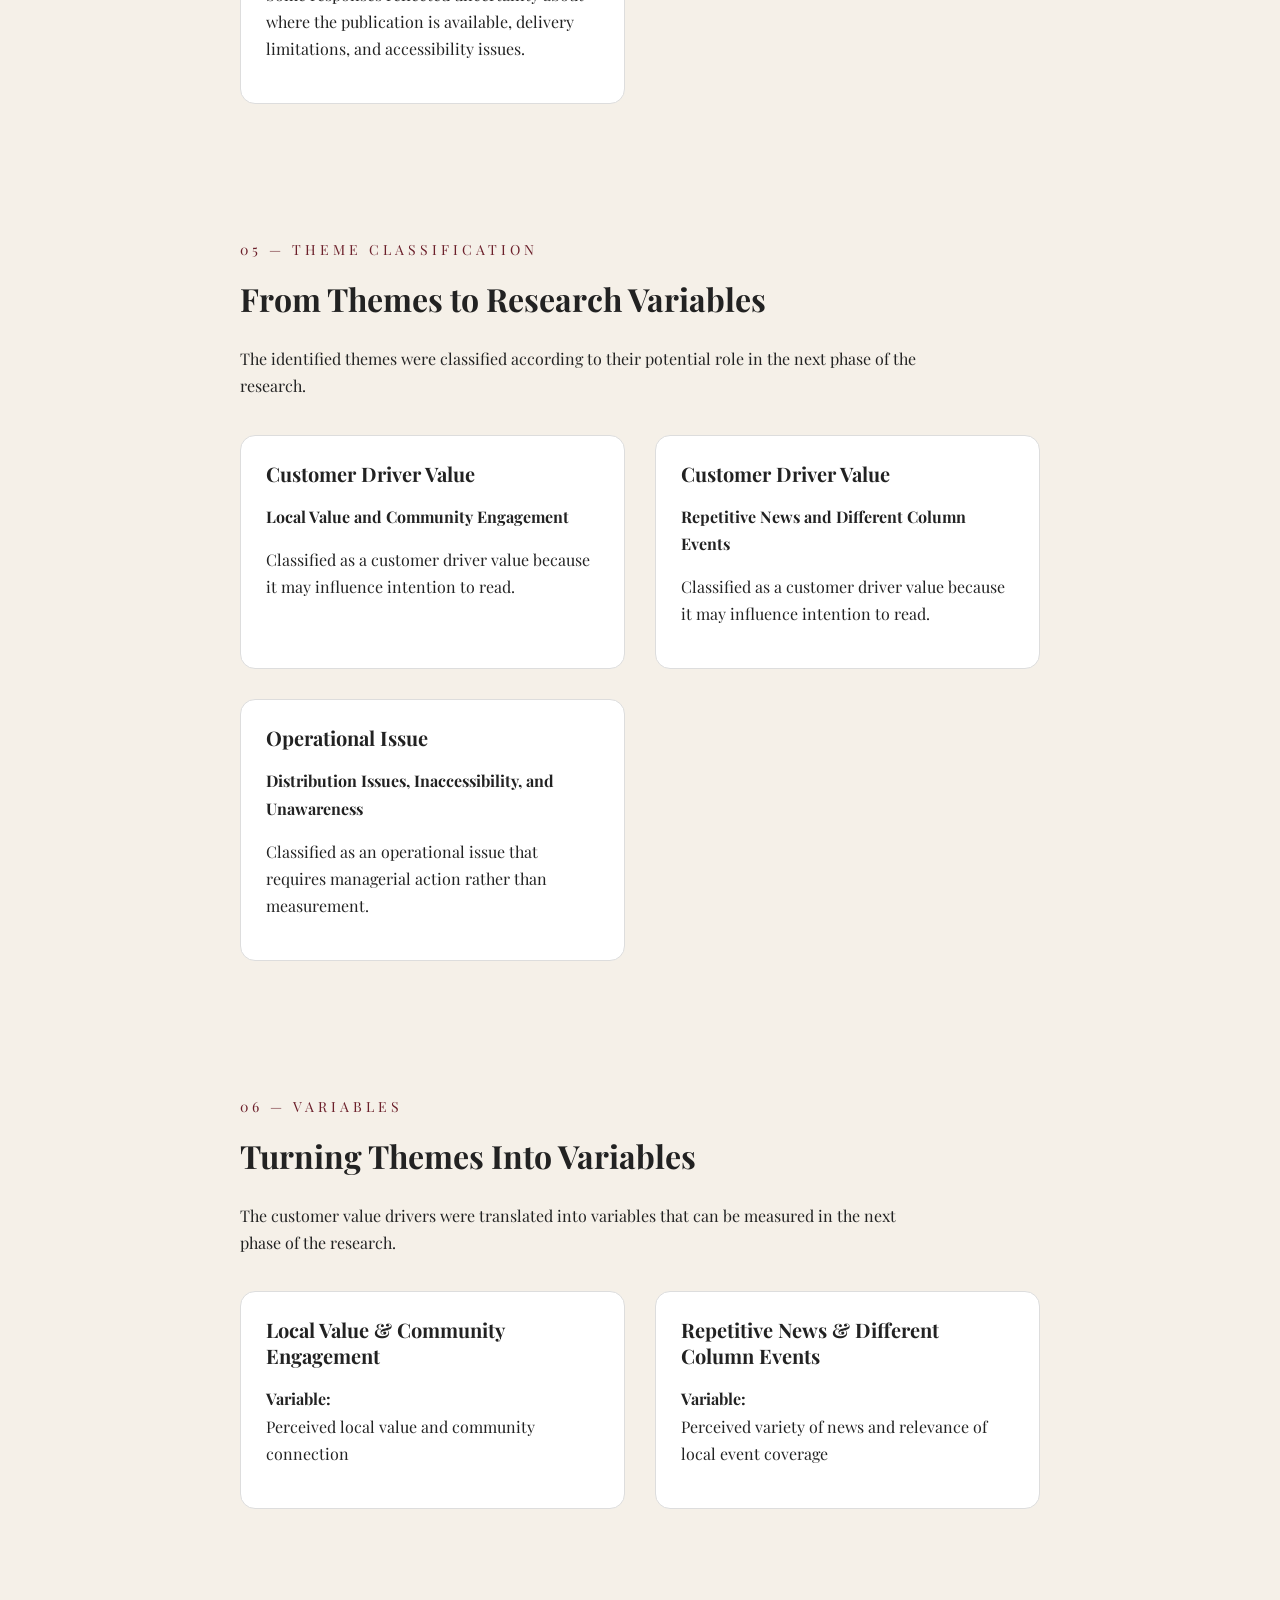
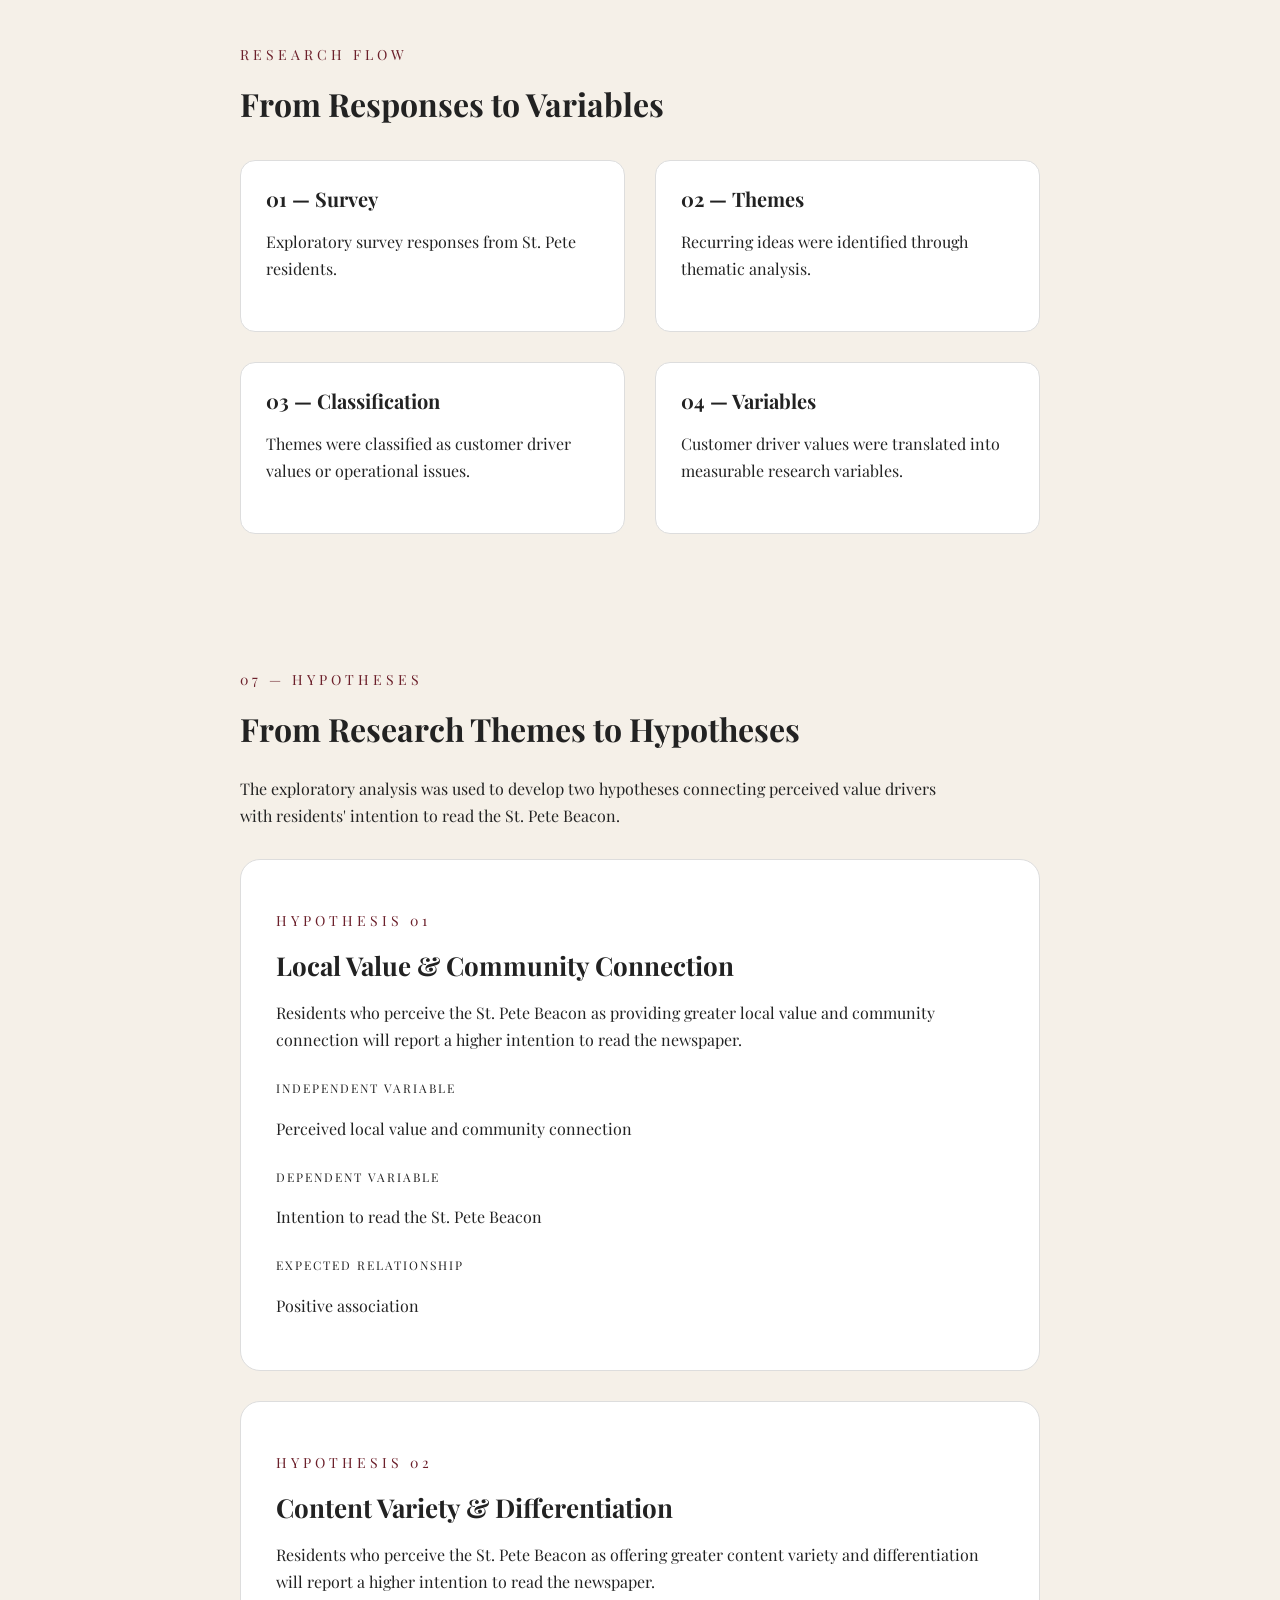
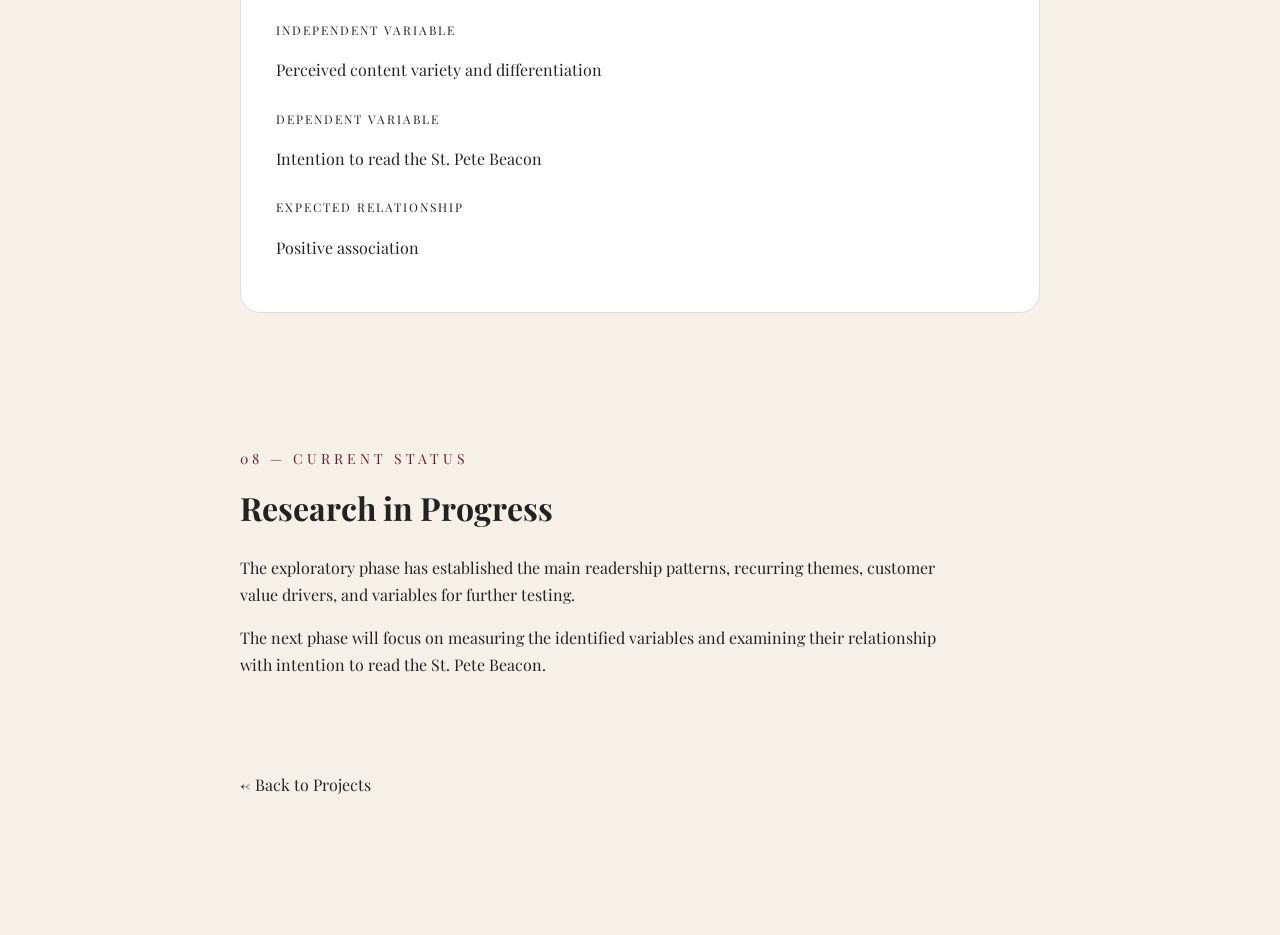
<file: tampabaytimes.html>
<!DOCTYPE html>
<html lang="en">
<head>
    <meta charset="UTF-8">
    <link rel="preconnect" href="https://fonts.googleapis.com">
<link rel="preconnect" href="https://fonts.gstatic.com" crossorigin>
<link href="https://fonts.googleapis.com/css2?family=Playfair+Display:wght@400;500;600;700&display=swap" rel="stylesheet">
    <title>Tampa Bay Times — Marketing Research</title>
    <link rel="stylesheet" href="style.css">
</head>

<body>

    <nav>
        <a href="index.html">Home</a>
        <a href="index.html#about">About Me</a>
        <a href="index.html#projects">Projects</a>
        <a href="index.html#contact">Contact</a>
    </nav>

    <main class="project-page">

        <!-- INTRO -->
        <p class="small-text">MARKETING RESEARCH · IN PROGRESS</p>

        <h1>Tampa Bay Times</h1>

        <p class="project-intro">
            An exploratory marketing research project focused on the
            St. Pete Beacon and readers' perceptions, experiences,
            and intention to read the publication.
        </p>


        <!-- 01 PROJECT -->
        <section class="case-section">

            <p class="small-text">01 — PROJECT</p>

            <h2>Research Context</h2>

            <p>
                This project explores how residents experience and perceive
                the St. Pete Beacon newspaper. The research is based on an
                exploratory survey that collected 71 responses.
            </p>

            <p>
                The analysis looks at readership frequency, open-ended
                responses, recurring themes, and the factors that may
                influence readers' intention to read the newspaper.
            </p>

        </section>


        <!-- 02 MY CONTRIBUTION -->
        <section class="case-section">

            <p class="small-text">02 — MY CONTRIBUTION</p>

            <h2>Research Process</h2>

            <div class="project-details">

                <div>
                    <h3>Frequency Analysis</h3>
                    <p>
                        Analyzed readership frequency to understand how
                        often respondents read the St. Pete Beacon.
                    </p>
                </div>

                <div>
                    <h3>Thematic Analysis</h3>
                    <p>
                        Reviewed open-ended responses and identified
                        recurring ideas, opinions, and experiences.
                    </p>
                </div>

                <div>
                    <h3>Theme Classification</h3>
                    <p>
                        Classified the identified themes according to
                        whether they could influence customer behavior
                        or require operational action.
                    </p>
                </div>

                <div>
                    <h3>Hypothesis Development</h3>
                    <p>
                        Translated customer value drivers into measurable
                        variables and developed hypotheses for Phase 2.
                    </p>
                </div>

            </div>

        </section>


        <!-- 03 FREQUENCY -->
        <section class="case-section">

            <p class="small-text">03 — FREQUENCY ANALYSIS</p>

            <h2>How Often Do Respondents Read the Beacon?</h2>

            <p>
                The survey included 71 responses. Readership frequency was
                analyzed to understand the distribution of current readers
                across three categories.
            </p>

            <div class="frequency-stats">

    <div class="research-highlight">
        <h3>EVERY ISSUE</h3>
        <p class="research-number">38</p>
        <p class="research-label">53.5% of respondents</p>
    </div>

    <div class="research-highlight">
        <h3>OCCASIONALLY</h3>
        <p class="research-number">21</p>
        <p class="research-label">29.6% of respondents</p>
    </div>

    <div class="research-highlight">
        <h3>NEVER</h3>
        <p class="research-number">12</p>
        <p class="research-label">16.9% of respondents</p>
    </div>

</div>

            <p>
                The frequency analysis shows that 38 respondents reported
                reading every issue, while 21 reported reading occasionally
                and 12 reported never reading the newspaper.
            </p>
            <div class="frequency-chart">

    <div class="frequency-row">

        <div class="frequency-label">
            <span>Every issue</span>
            <span>53.5%</span>
        </div>

        <div class="frequency-bar">
            <div
                class="frequency-fill"
                style="width: 53.5%;">
            </div>
        </div>

    </div>


    <div class="frequency-row">

        <div class="frequency-label">
            <span>Occasionally</span>
            <span>29.6%</span>
        </div>

        <div class="frequency-bar">
            <div
                class="frequency-fill"
                style="width: 29.6%;">
            </div>
        </div>

    </div>


    <div class="frequency-row">

        <div class="frequency-label">
            <span>Never</span>
            <span>16.9%</span>
        </div>

        <div class="frequency-bar">
            <div
                class="frequency-fill"
                style="width: 16.9%;">
            </div>
        </div>

    </div>

    <p class="frequency-note">
        n = 71 respondents
    </p>

</div>

        </section>


        <!-- 04 THEMATIC ANALYSIS -->
        <section class="case-section">

            <p class="small-text">04 — THEMATIC ANALYSIS</p>

            <h2>What Are Readers Saying?</h2>

            <p>
                The open-ended survey responses were reviewed to identify
                recurring themes in respondents' experiences with the
                St. Pete Beacon.
            </p>

            <div class="project-details">

                <div>
                    <h3>Local Value & Community Engagement</h3>
                    <p>
                        Responses highlighted local news, local events,
                        relevant information, positive stories, appealing
                        layout, photography, and advertising.
                    </p>
                </div>

                <div>
                    <h3>Repetitive News & Different Column Events</h3>
                    <p>
                        Some responses discussed repetitive news while also
                        identifying interest in different columns and local
                        event coverage.
                    </p>
                </div>

                <div>
                    <h3>Distribution, Inaccessibility & Unawareness</h3>
                    <p>
                        Some responses reflected uncertainty about where the
                        publication is available, delivery limitations,
                        and accessibility issues.
                    </p>
                </div>

            </div>

        </section>


        <!-- 05 THEME CLASSIFICATION -->
        <section class="case-section">

            <p class="small-text">05 — THEME CLASSIFICATION</p>

            <h2>From Themes to Research Variables</h2>

            <p>
                The identified themes were classified according to their
                potential role in the next phase of the research.
            </p>

            <div class="project-details">

                <div>
                    <h3>Customer Driver Value</h3>
                    <p>
                        <strong>Local Value and Community Engagement</strong>
                    </p>
                    <p>
                        Classified as a customer driver value because it
                        may influence intention to read.
                    </p>
                </div>

                <div>
                    <h3>Customer Driver Value</h3>
                    <p>
                        <strong>Repetitive News and Different Column Events</strong>
                    </p>
                    <p>
                        Classified as a customer driver value because it
                        may influence intention to read.
                    </p>
                </div>

                <div>
                    <h3>Operational Issue</h3>
                    <p>
                        <strong>Distribution Issues, Inaccessibility, and Unawareness</strong>
                    </p>
                    <p>
                        Classified as an operational issue that requires
                        managerial action rather than measurement.
                    </p>
                </div>

            </div>

        </section>


        <!-- 06 VARIABLES -->
        <section class="case-section">

            <p class="small-text">06 — VARIABLES</p>

            <h2>Turning Themes Into Variables</h2>

            <p>
                The customer value drivers were translated into variables
                that can be measured in the next phase of the research.
            </p>

            <div class="project-details">

                <div>
                    <h3>Local Value & Community Engagement</h3>
                    <p>
                        <strong>Variable:</strong><br>
                        Perceived local value and community connection
                    </p>
                </div>

                <div>
                    <h3>Repetitive News & Different Column Events</h3>
                    <p>
                        <strong>Variable:</strong><br>
                        Perceived variety of news and relevance of local
                        event coverage
                    </p>
                </div>

            </div>

        </section>


        <!-- 07 HYPOTHESES -->
         <section class="case-section">

    <p class="small-text">RESEARCH FLOW</p>

    <h2>From Responses to Variables</h2>

    <div class="project-details">

        <div>
            <h3>01 — Survey</h3>
            <p>
                Exploratory survey responses from St. Pete residents.
            </p>
        </div>

        <div>
            <h3>02 — Themes</h3>
            <p>
                Recurring ideas were identified through thematic analysis.
            </p>
        </div>

        <div>
            <h3>03 — Classification</h3>
            <p>
                Themes were classified as customer driver values or
                operational issues.
            </p>
        </div>

        <div>
            <h3>04 — Variables</h3>
            <p>
                Customer driver values were translated into measurable
                research variables.
            </p>
        </div>

    </div>

</section>
        <section class="case-section">

    <p class="small-text">07 — HYPOTHESES</p>

    <h2>From Research Themes to Hypotheses</h2>

    <p>
        The exploratory analysis was used to develop two hypotheses
        connecting perceived value drivers with residents' intention
        to read the St. Pete Beacon.
    </p>


    <!-- H1 -->
    <div class="hypothesis-box">

        <p class="small-text">HYPOTHESIS 01</p>

        <h3>
            Local Value & Community Connection
        </h3>

        <p>
            Residents who perceive the St. Pete Beacon as providing
            greater local value and community connection will report
            a higher intention to read the newspaper.
        </p>

        <p class="variable-label">
            Independent Variable
        </p>

        <p>
            Perceived local value and community connection
        </p>

        <p class="variable-label">
            Dependent Variable
        </p>

        <p>
            Intention to read the St. Pete Beacon
        </p>

        <p class="variable-label">
            Expected Relationship
        </p>

        <p>
            Positive association
        </p>

    </div>


    <!-- H2 -->
    <div class="hypothesis-box">

        <p class="small-text">HYPOTHESIS 02</p>

        <h3>
            Content Variety & Differentiation
        </h3>

        <p>
            Residents who perceive the St. Pete Beacon as offering
            greater content variety and differentiation will report
            a higher intention to read the newspaper.
        </p>

        <p class="variable-label">
            Independent Variable
        </p>

        <p>
            Perceived content variety and differentiation
        </p>

        <p class="variable-label">
            Dependent Variable
        </p>

        <p>
            Intention to read the St. Pete Beacon
        </p>

        <p class="variable-label">
            Expected Relationship
        </p>

        <p>
            Positive association
        </p>

    </div>

</section>


        <!-- 08 STATUS -->
        <section class="case-section">

            <p class="small-text">08 — CURRENT STATUS</p>

            <h2>Research in Progress</h2>

            <p>
                The exploratory phase has established the main readership
                patterns, recurring themes, customer value drivers, and
                variables for further testing.
            </p>

            <p>
                The next phase will focus on measuring the identified
                variables and examining their relationship with intention
                to read the St. Pete Beacon.
            </p>

        </section>


        <a class="back-link" href="index.html">
            ← Back to Projects
        </a>

    </main>

</body>
</html>
</file>
<file: style.css>
:root {
    --accent: #6B1F2A;
}
body {
    background-color: #f5f0e8;
    color: #222222;
    font-family: "Playfair Display", serif;
    max-width: 1000px;
    margin: 0 auto;
    padding: 60px 40px;
}

h1 {
    font-size: 60px;
    margin-bottom: 10px;
}

h2 {
    font-size: 32px;
    margin-top: 60px;
    white-space: nowrap;
}
.about h2 {
    border-bottom: 1px solid #222222;
    padding-bottom: 10px;
    display: inline-block;
}

.projects {
    display: flex;
    gap: 20px;
}

.project-card {
    background-color: white;
    padding: 30px;
    flex: 1;
    border-radius: 20px;
    border: 1px solid #dddddd;
    transition: transform 0.3s ease, box-shadow 0.3s ease;
}

.project-card:hover {
    transform: translateY(-8px);
    box-shadow: 0 10px 25px rgba(0, 0, 0, 0.08);
}

.project-card:hover {
    transform: translateY(-5px);
}
.hero {
    padding: 80px 0;
}

.small-text {
    font-size: 14px;
    letter-spacing: 4px;
    margin-bottom: 20px;
    color: var(--accent);
}

.intro {
    font-size: 20px;
    max-width: 600px;
    line-height: 1.6;
}
nav {
    display: flex;
    gap: 30px;
    margin-bottom: 40px;
}

nav a {
    color: #222222;
    text-decoration: none;
    font-size: 16px;
}

nav a:hover {
    text-decoration: underline;
}
nav {
    display: flex;
    gap: 30px;
    margin-bottom: 40px;
}

nav a {
    color: #222222;
    text-decoration: none;
    font-size: 16px;
}

nav a:hover {
    opacity: 0.5;
}
.about {
    display: flex;
    align-items: center;
    gap: 100px;
     padding: 20px 0;
}

.about-text {
    flex: 1;
    max-width: 500px;
}

.profile-photo {
    width: 280px;
    height: 280px;
    object-fit: cover;
    border-radius: 50%;
}
.project-page {
    padding: 80px 0;
    max-width: 800px;
    margin: 0 auto;
}

.project-page h1 {
    font-size: 64px;
    margin-bottom: 20px;
}

.project-intro {
    font-size: 22px;
    line-height: 1.6;
    margin-bottom: 80px;
}

.project-page h2 {
    margin-top: 70px;
    margin-bottom: 20px;
}

.project-page p {
    line-height: 1.7;
}

.project-details {
    display: grid;
    grid-template-columns: 1fr 1fr;
    gap: 30px;
}

.project-details div {
    background-color: white;
    padding: 25px;
    border-radius: 15px;
    border: 1px solid #dddddd;
}

.back-link {
    display: inline-block;
    margin-top: 80px;
    color: #222222;
    text-decoration: none;
}

.back-link:hover {
    opacity: 0.5;
}
.archive-image {
    width: 65%;
    border-radius: 20px;
    margin: 50px auto;
    display: block;
}
project-card a {
    display: inline-block;
    margin-top: 20px;
    color: var(--accent);
    text-decoration: none;
    font-size: 14px;
    letter-spacing: 1px;
}

.project-card a:hover {
    color: #222222;
}
.case-section {
    margin-top: 100px;
    padding-top: 20px;
}

.case-section .small-text {
    margin-bottom: 15px;
}

.case-section h2 {
    margin-top: 0;
    margin-bottom: 25px;
}

.case-section h3 {
    margin-top: 35px;
    margin-bottom: 10px;
}
.campaign-title {
    font-size: 48px;
    max-width: 700px;
    line-height: 1.1;
}

.campaign-subtitle {
    font-size: 24px;
    font-style: italic;
    margin-top: -10px;
}
.case-section .project-details {
    margin-top: 40px;
}

.case-section .project-details h3 {
    margin-top: 0;
}
.shpetinas-stats h3 {
    font-size: 36px;
    margin-bottom: 5px;
}

.shpetinas-stats p {
    margin-top: 0;
}
.shpetinas-image {
    width: 50%;
    border-radius: 20px;
    margin: 50px auto;
    display: block;
}
/* Tampa Bay Times Research Page */

.case-section > p {
    max-width: 700px;
}

.case-section .project-details {
    margin-top: 35px;
}

.case-section .project-details div {
    min-height: 120px;
}

.case-section .project-details h3 {
    font-size: 20px;
    line-height: 1.3;
}

.case-section strong {
    font-weight: 700;
}

.research-highlight {
    margin: 50px 0 0 0;
    padding: 40px;
    background-color: white;
    border: 1px solid #dddddd;
    border-radius: 20px;
}
.frequency-stats {
    display: grid;
    grid-template-columns: repeat(3, 1fr);
    gap: 30px;
    margin-top: 25px;
}

.research-highlight h3 {
    font-size: 18px;
    margin-top: 0;
    letter-spacing: 1px;
}

.research-number {
    font-size: 56px;
    margin: 10px 0;
    line-height: 1;
}

.research-label {
    font-size: 15px;
    margin-top: 10px;
}

.hypothesis-box {
    background-color: white;
    padding: 35px;
    border: 1px solid #dddddd;
    border-radius: 20px;
    margin-top: 30px;
}

.hypothesis-box h3 {
    font-size: 26px;
    margin-top: 0;
}

.variable-label {
    font-size: 12px;
    letter-spacing: 2px;
    text-transform: uppercase;
    margin-top: 25px;
    margin-bottom: 5px;
}

.research-status {
    border-top: 1px solid #222222;
    padding-top: 25px;
    margin-top: 40px;
}
.frequency-chart {
    margin-top: 50px;
}

.frequency-row {
    margin-bottom: 30px;
}

.frequency-label {
    display: flex;
    justify-content: space-between;
    margin-bottom: 8px;
    font-size: 14px;
}

.frequency-bar {
    width: 100%;
    height: 14px;
    background-color: #e3ddd3;
    border-radius: 20px;
    overflow: hidden;
}

.frequency-fill {
    height: 100%;
    background-color: #222222;
    border-radius: 20px;
}

.frequency-note {
    margin-top: 30px;
    font-size: 14px;
    font-style: italic;
}
.about-focus {
    margin-top: 30px;
    font-size: 13px;
    letter-spacing: 2px;
    line-height: 1.8;
}
.accent-text {
    color: #222222;
}

.hero-line {
    display: flex;
    gap: 35px;
    margin-top: 45px;
    padding-top: 18px;
    border-top: 1px solid var(--accent);
    max-width: 650px;
    color: var(--accent);
    font-size: 12px;
    letter-spacing: 3px;
}

.hero-line span {
    white-space: nowrap;
}
@media (max-width: 700px) {

    body {
        padding: 30px 20px;
    }

    nav {
        gap: 18px;
        flex-wrap: wrap;
    }

    nav a {
        font-size: 16px;
    }

    .hero {
        padding: 60px 0;
    }

    h1 {
        font-size: 42px;
        line-height: 1.1;
    }

    h2 {
        font-size: 28px;
        white-space: normal;
    }

    .intro {
        font-size: 18px;
    }

    .hero-line {
        gap: 15px;
        flex-wrap: wrap;
        font-size: 10px;
        letter-spacing: 2px;
    }

    .about {
        flex-direction: column;
        align-items: flex-start;
        gap: 35px;
    }

    .profile-photo {
        width: 180px;
        height: 180px;
    }

    .projects {
        flex-direction: column;
    }

    .project-card {
        width: auto;
    }

    .project-page {
        padding: 50px 0;
    }

    .project-page h1 {
        font-size: 64px;
    }

    .project-intro {
        font-size: 22px;
        margin-bottom: 50px;
    }

    .project-details {
        grid-template-columns: 1fr;
    }

    .archive-image {
        width: 100%;
    }

    .shpetinas-image {
        width: 100%;
    }

    .campaign-title {
        font-size: 38px;
    }

    .frequency-stats {
        grid-template-columns: 1fr;
        gap: 20px;
    }

    .research-highlight {
        padding: 25px;
    }
}
footer {
    margin-top: 120px;
    padding-top: 25px;
    border-top: 1px solid #222222;
    display: flex;
    justify-content: space-between;
    gap: 20px;
    font-size: 12px;
    letter-spacing: 1px;
}

footer p:last-child {
    color: var(--accent);
}

@media (max-width: 700px) {
    footer {
        flex-direction: column;
        gap: 5px;
        margin-top: 80px;
    }
}
</file>
